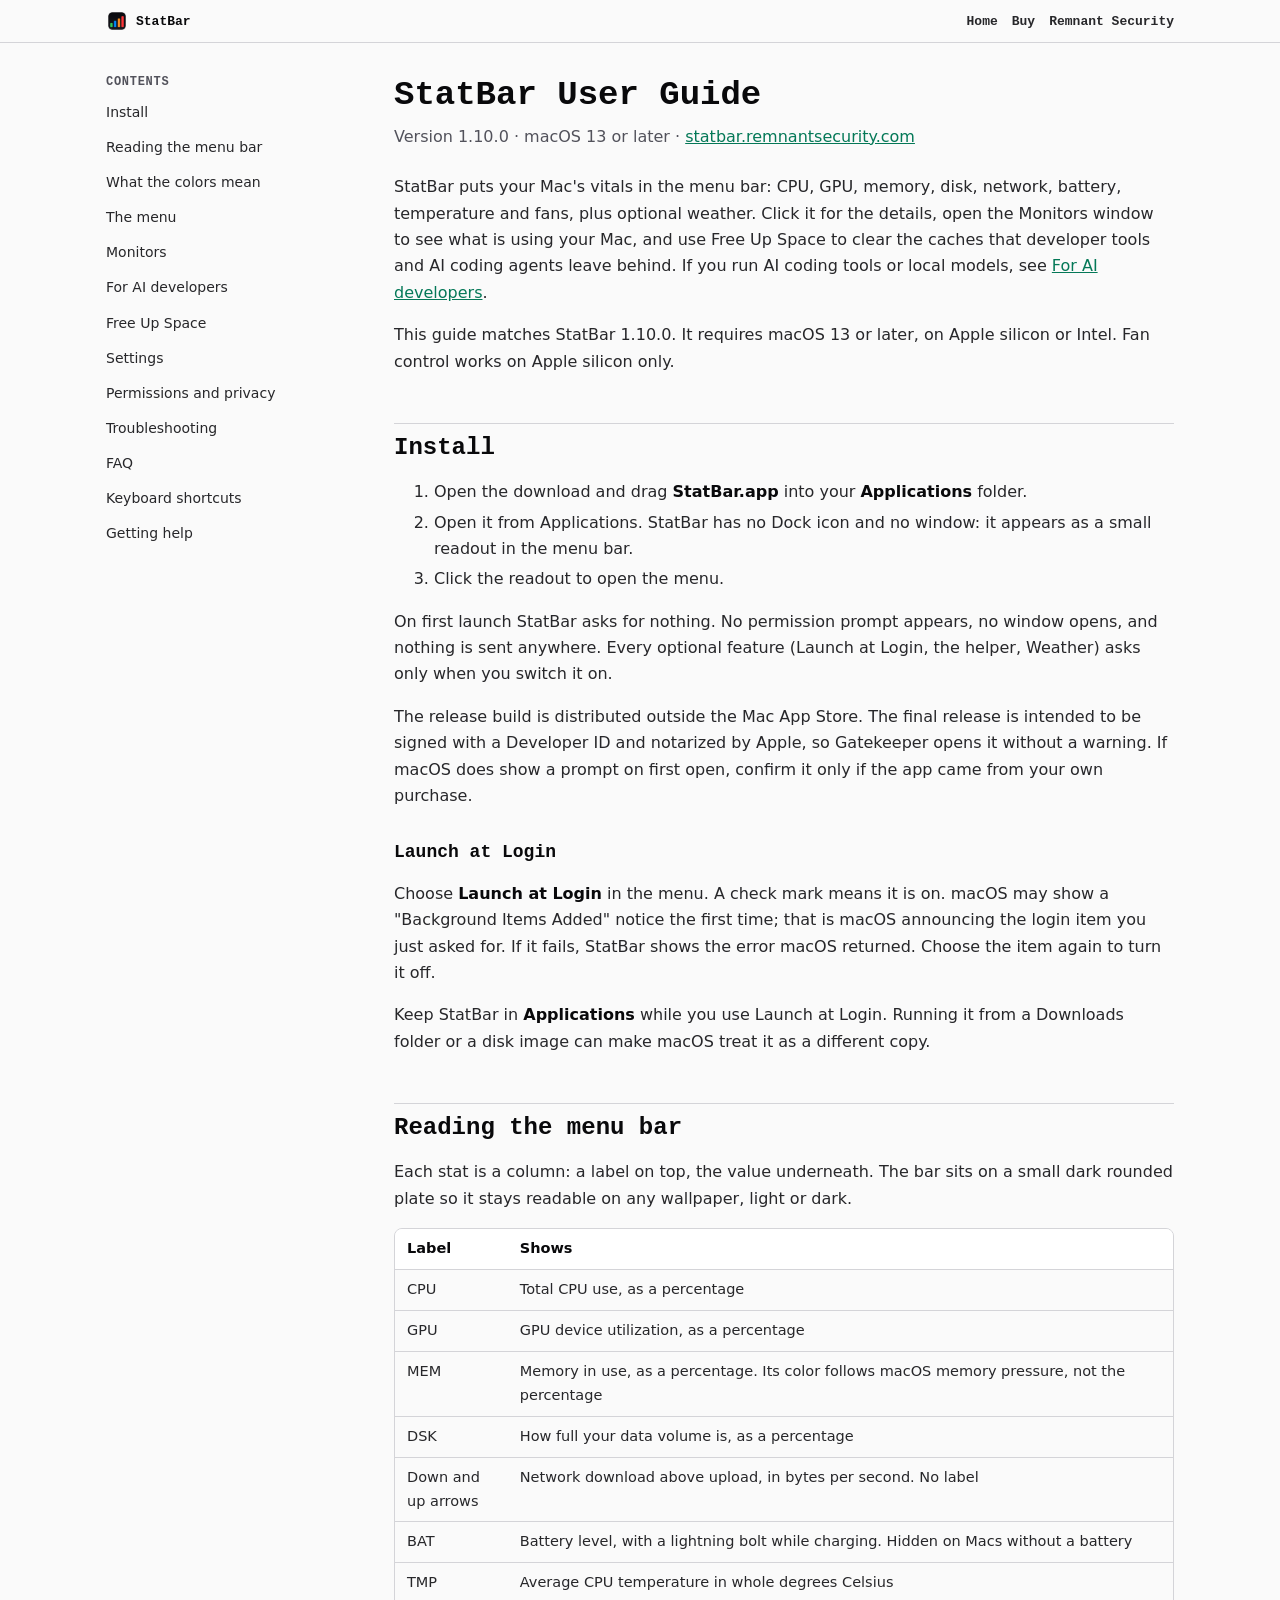
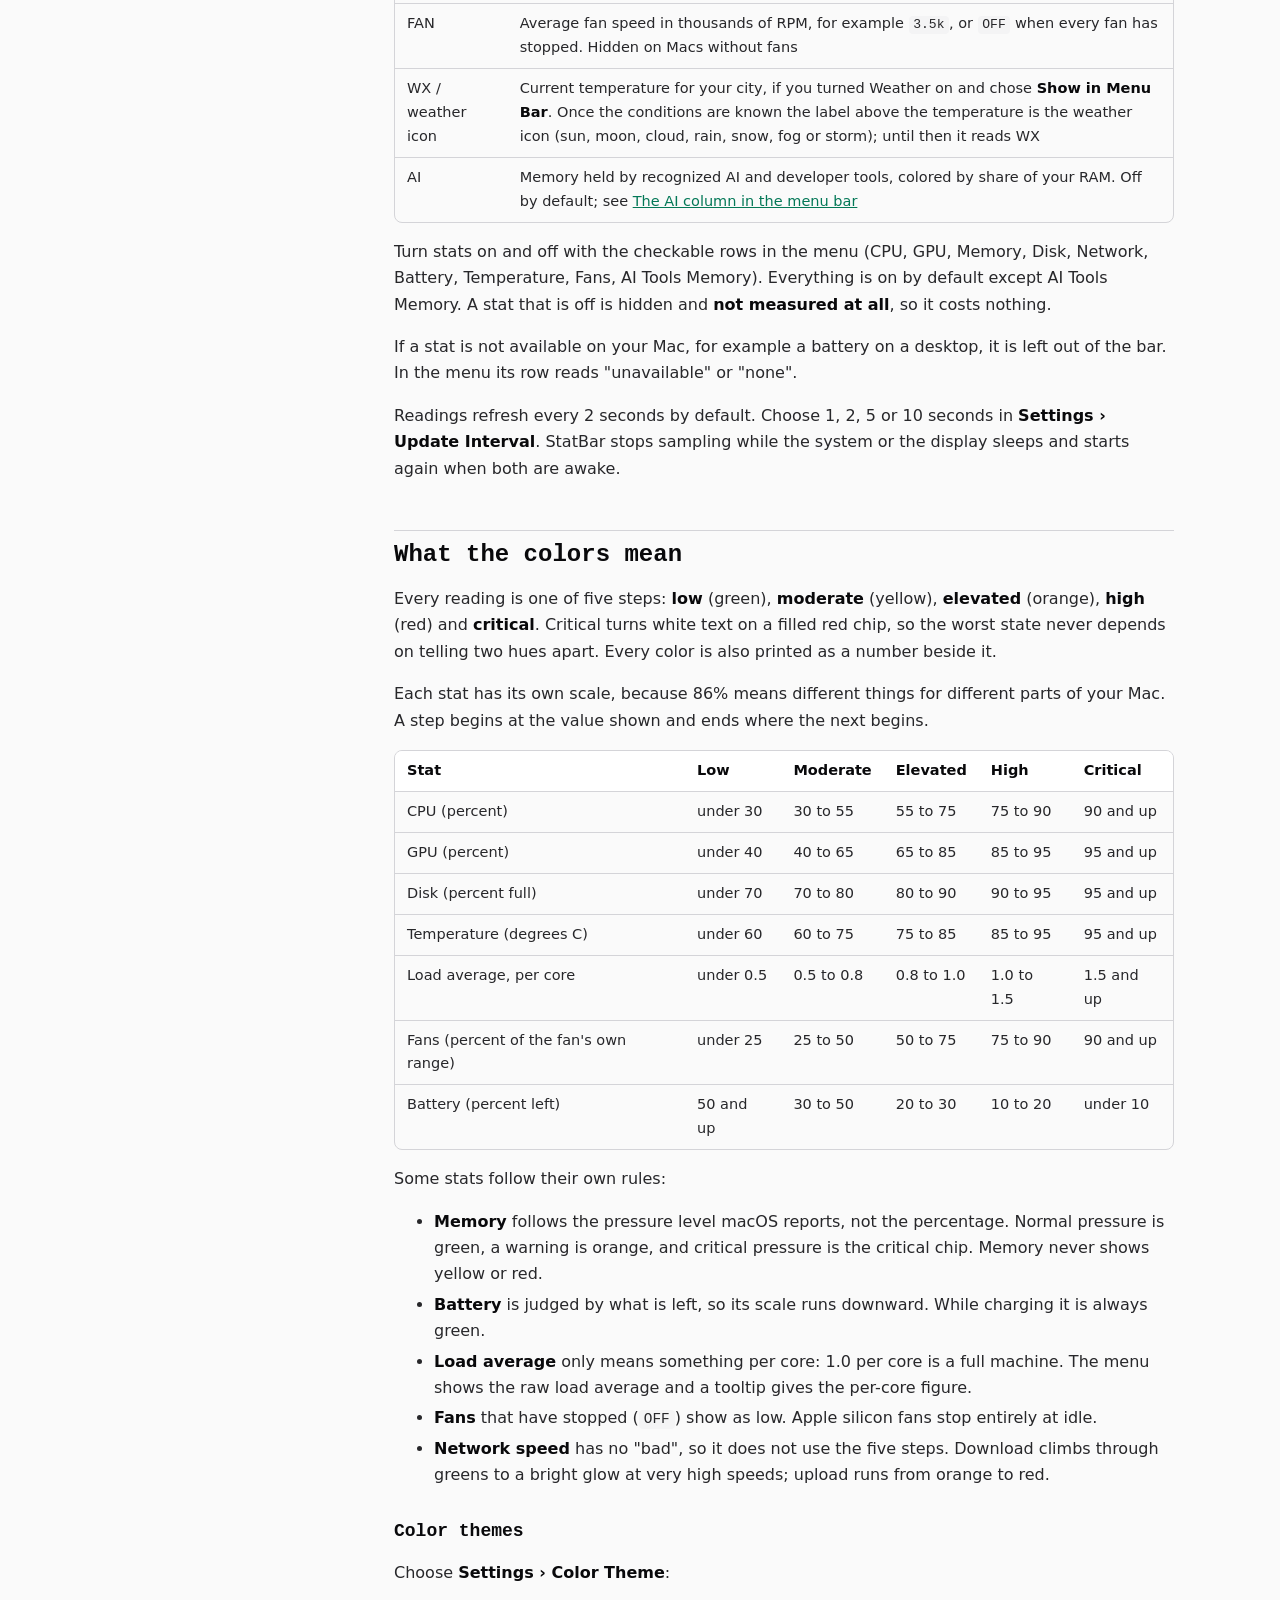
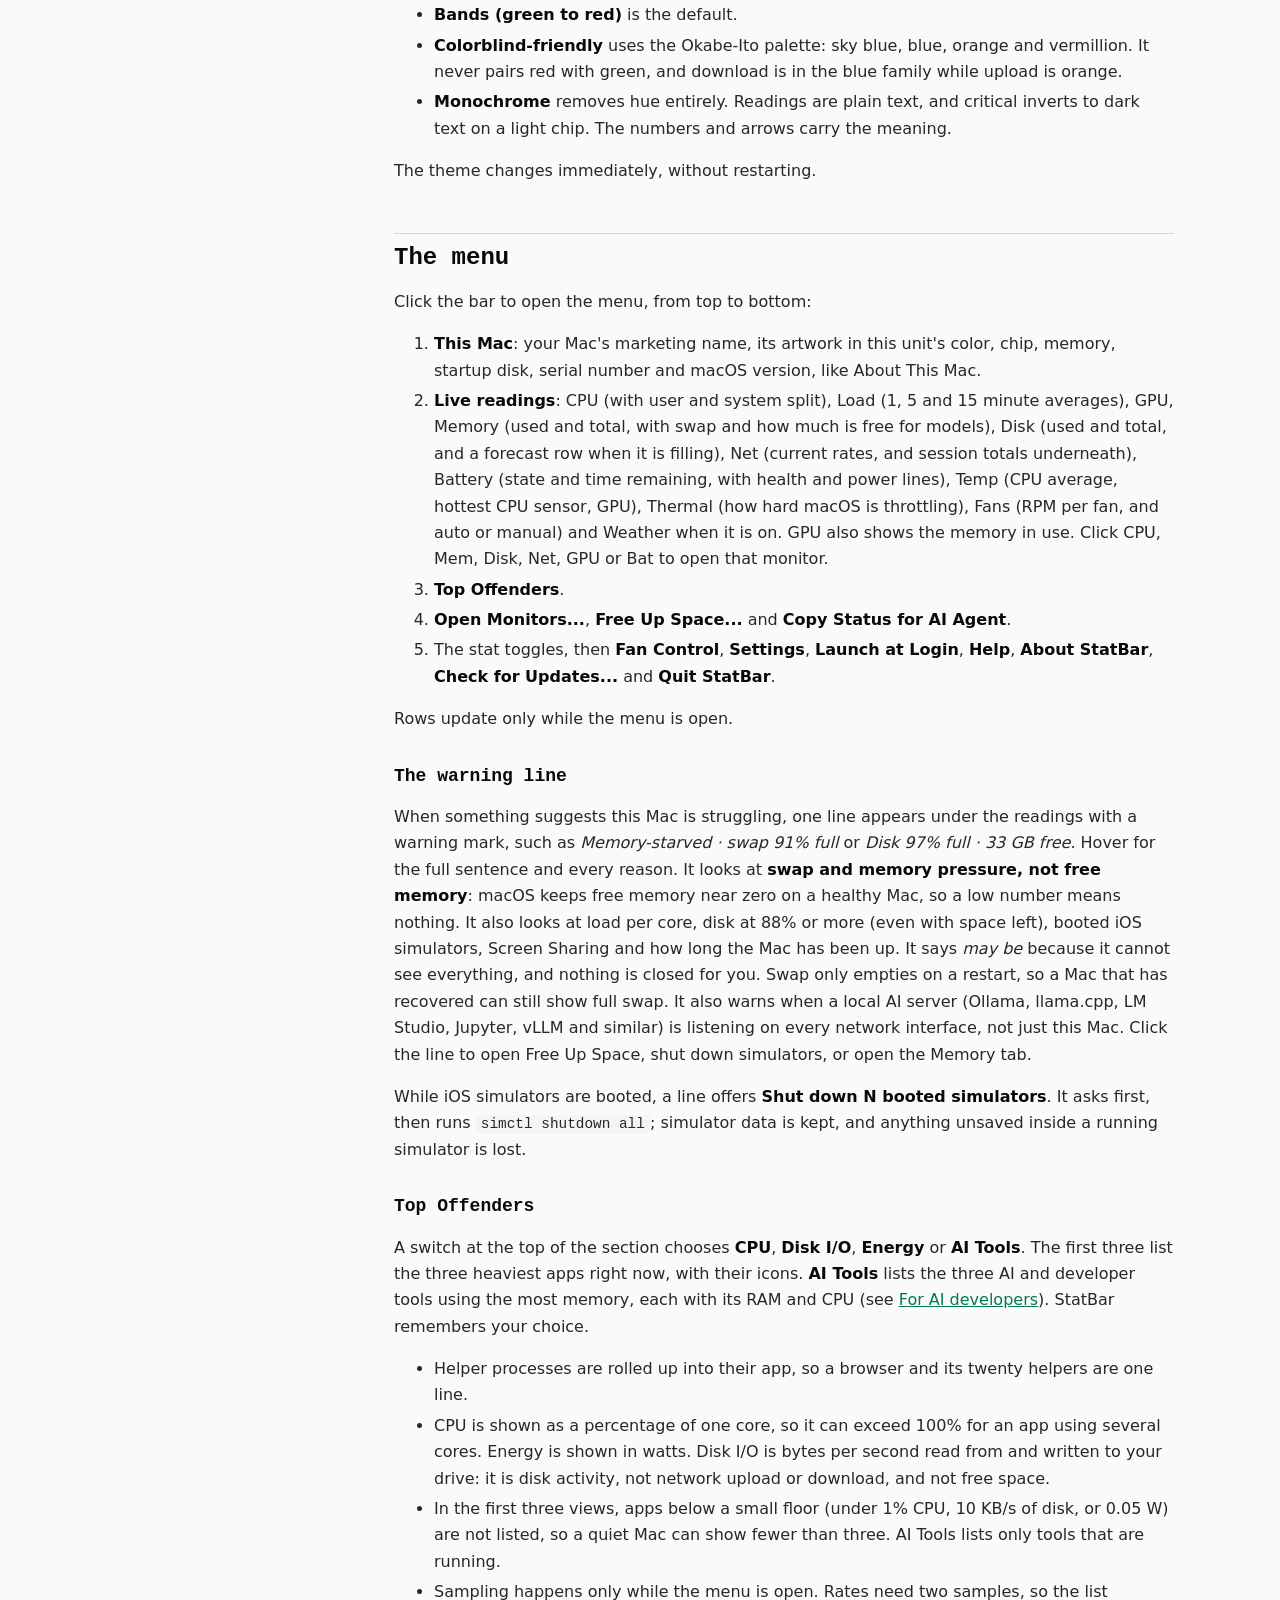
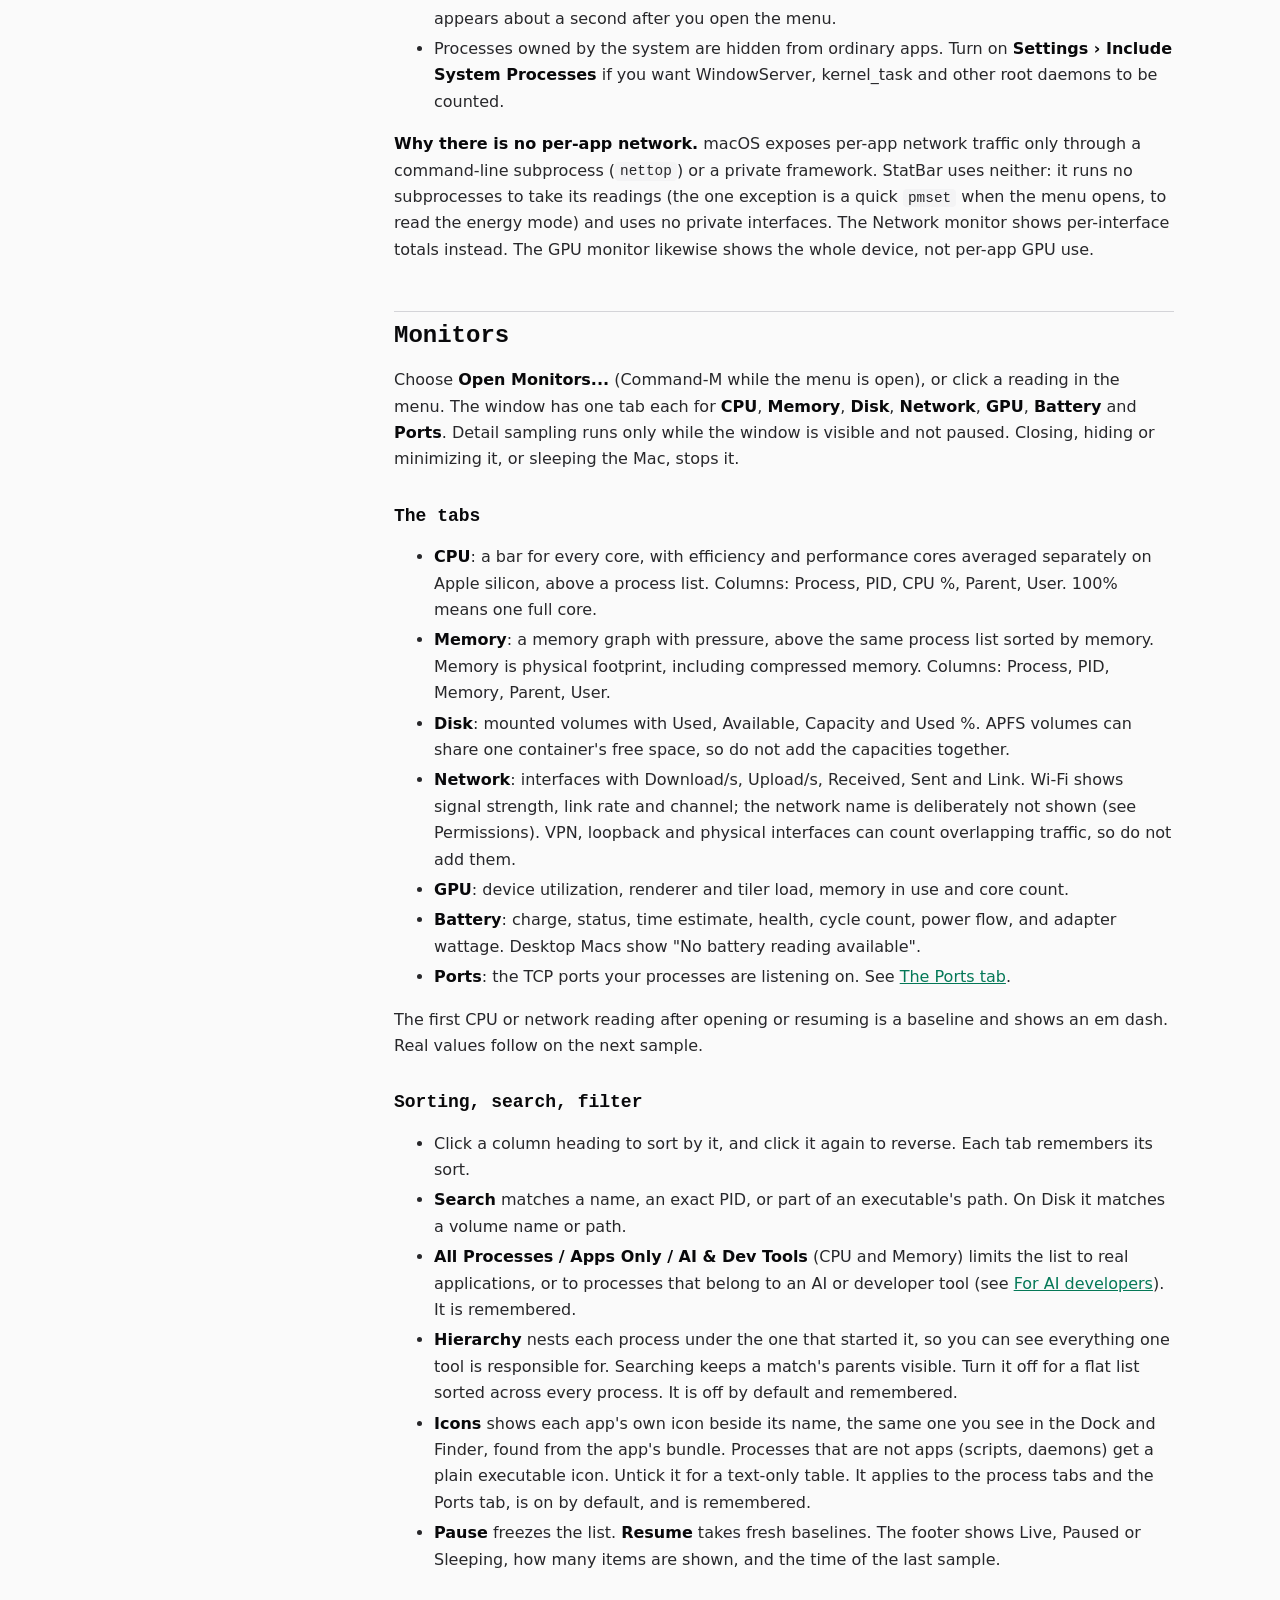
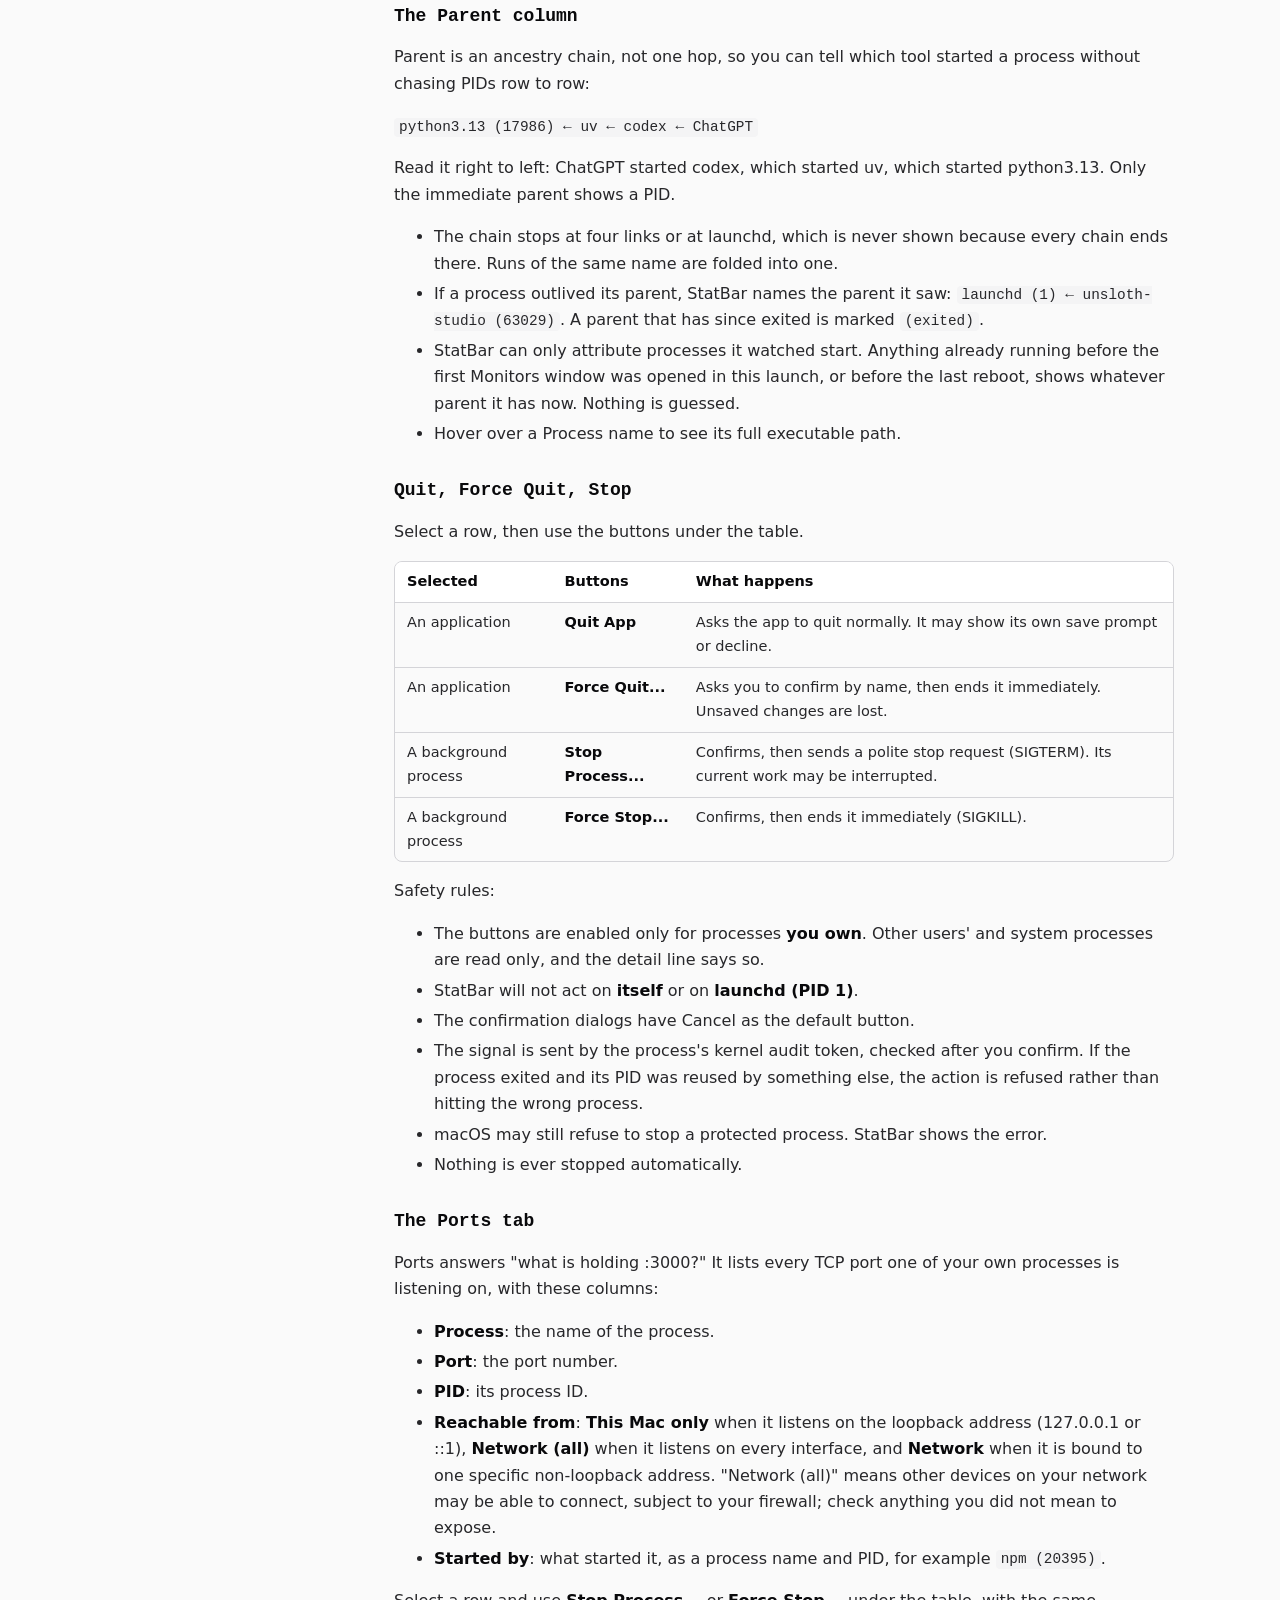
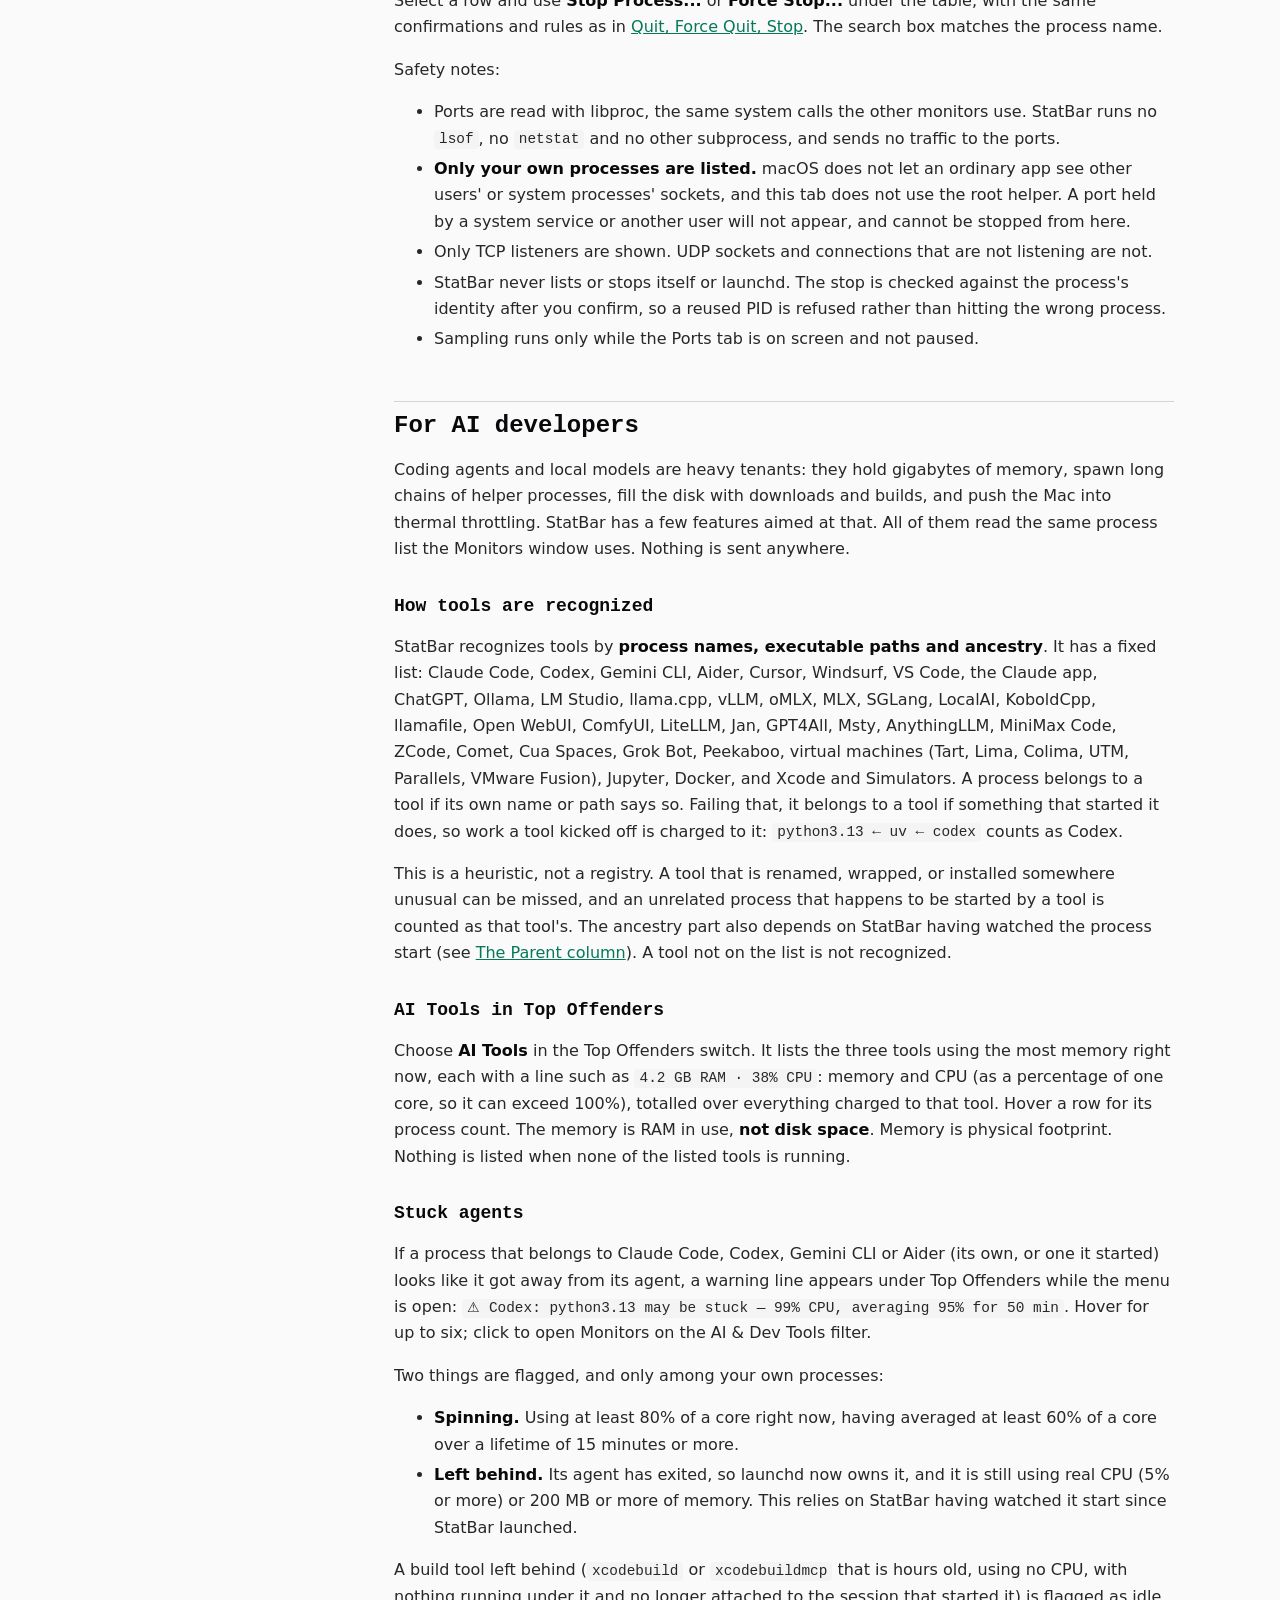
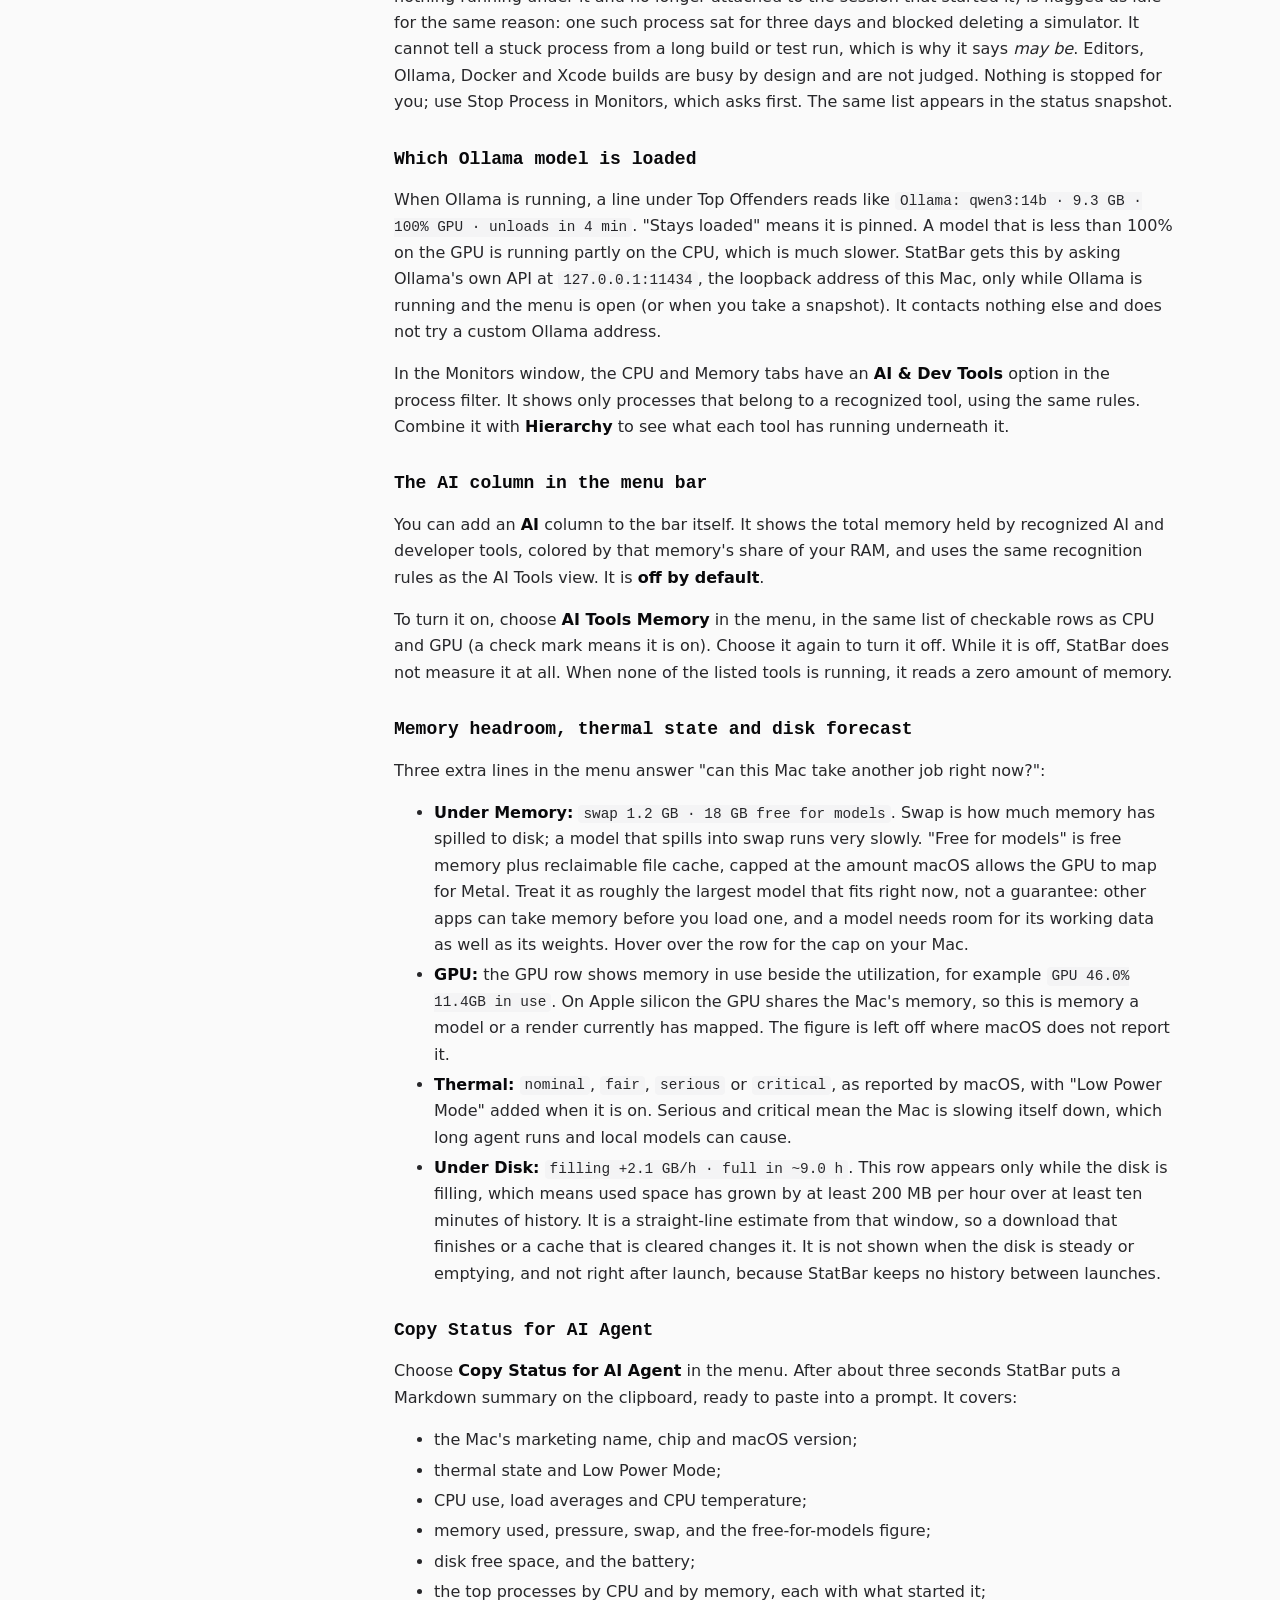
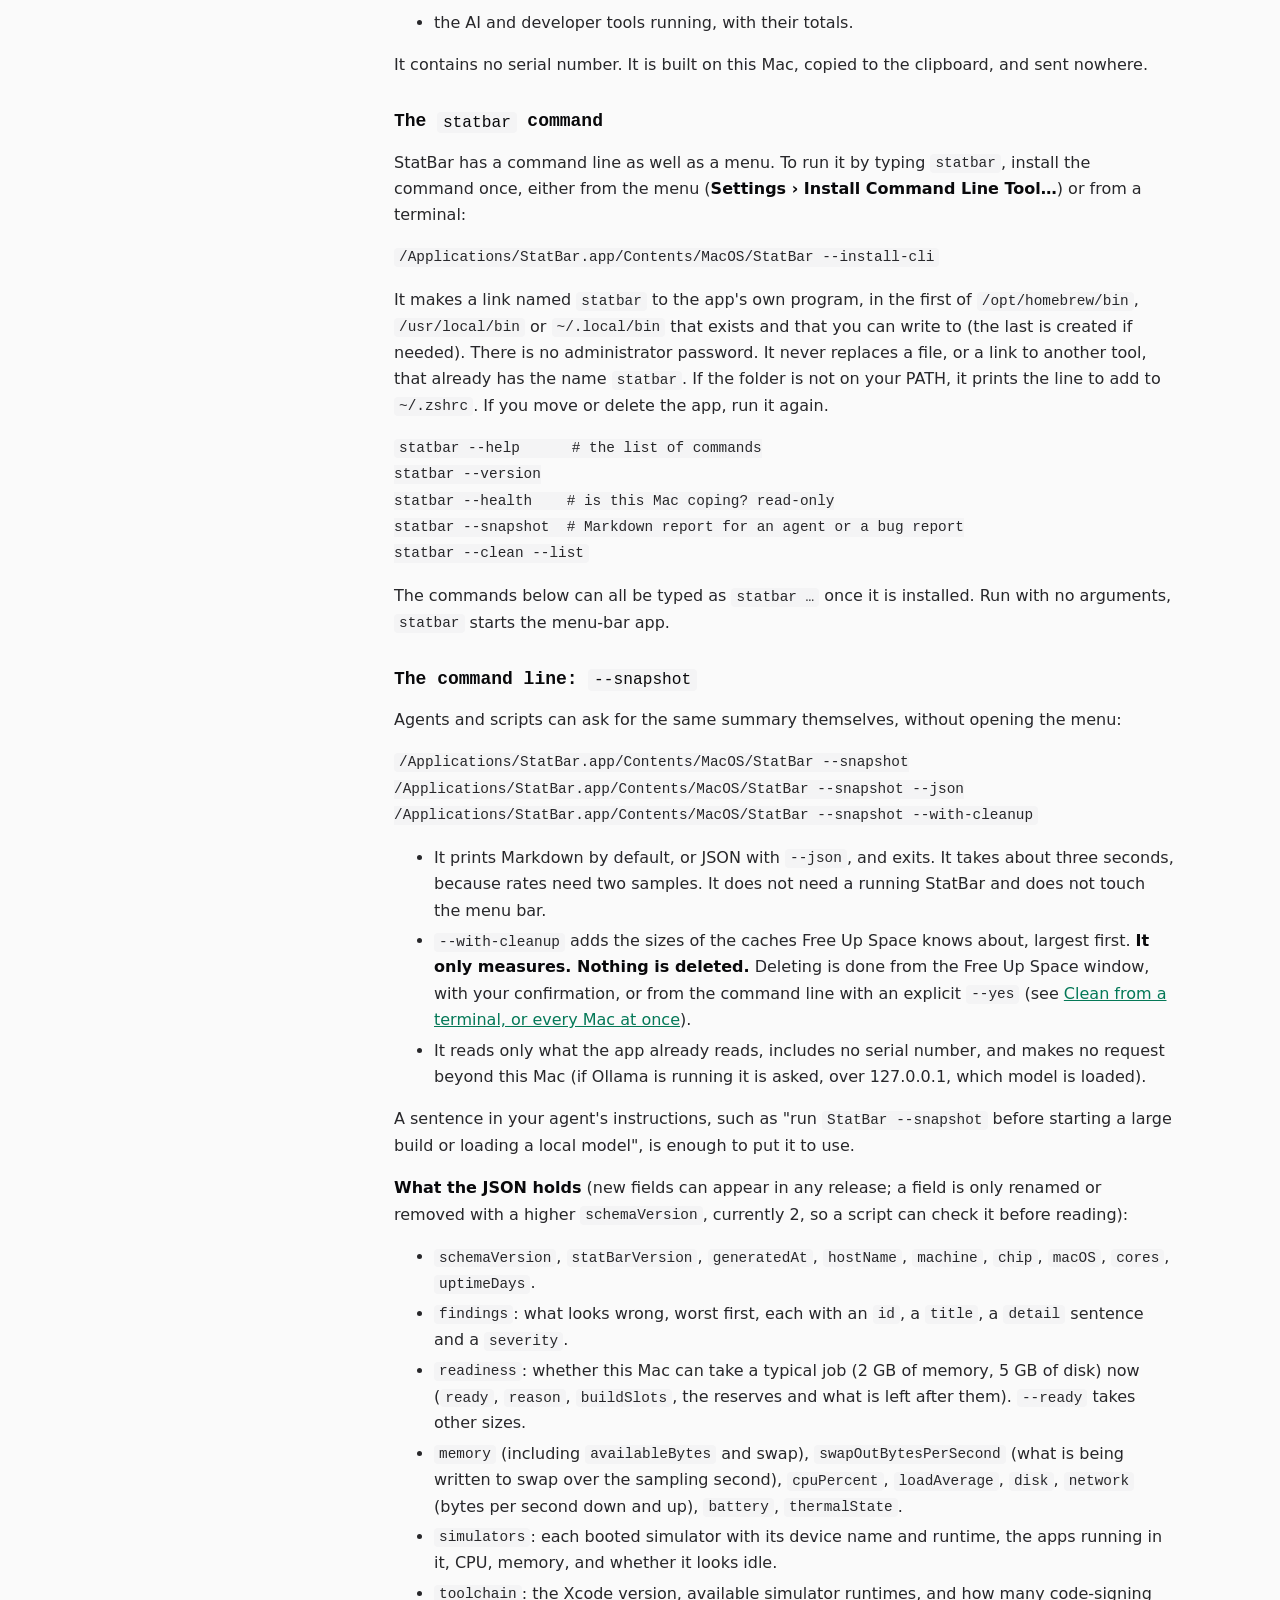
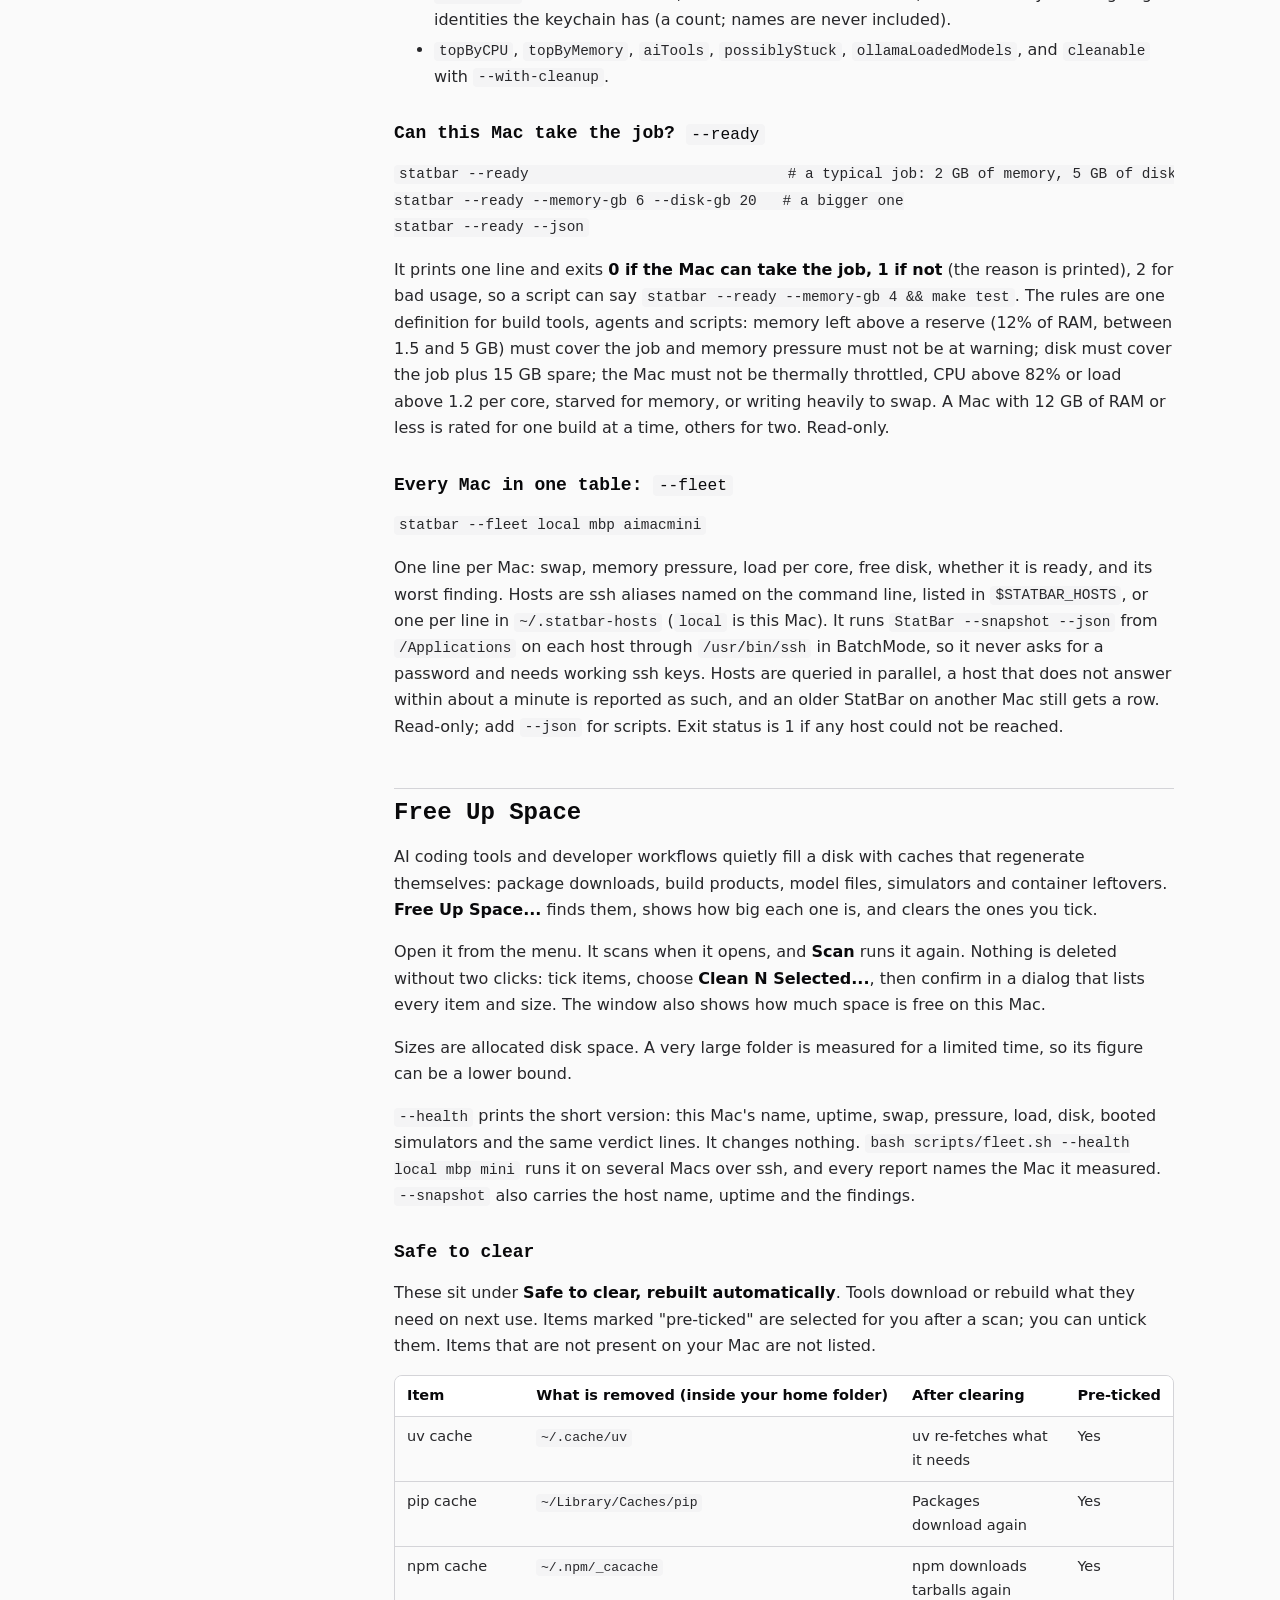
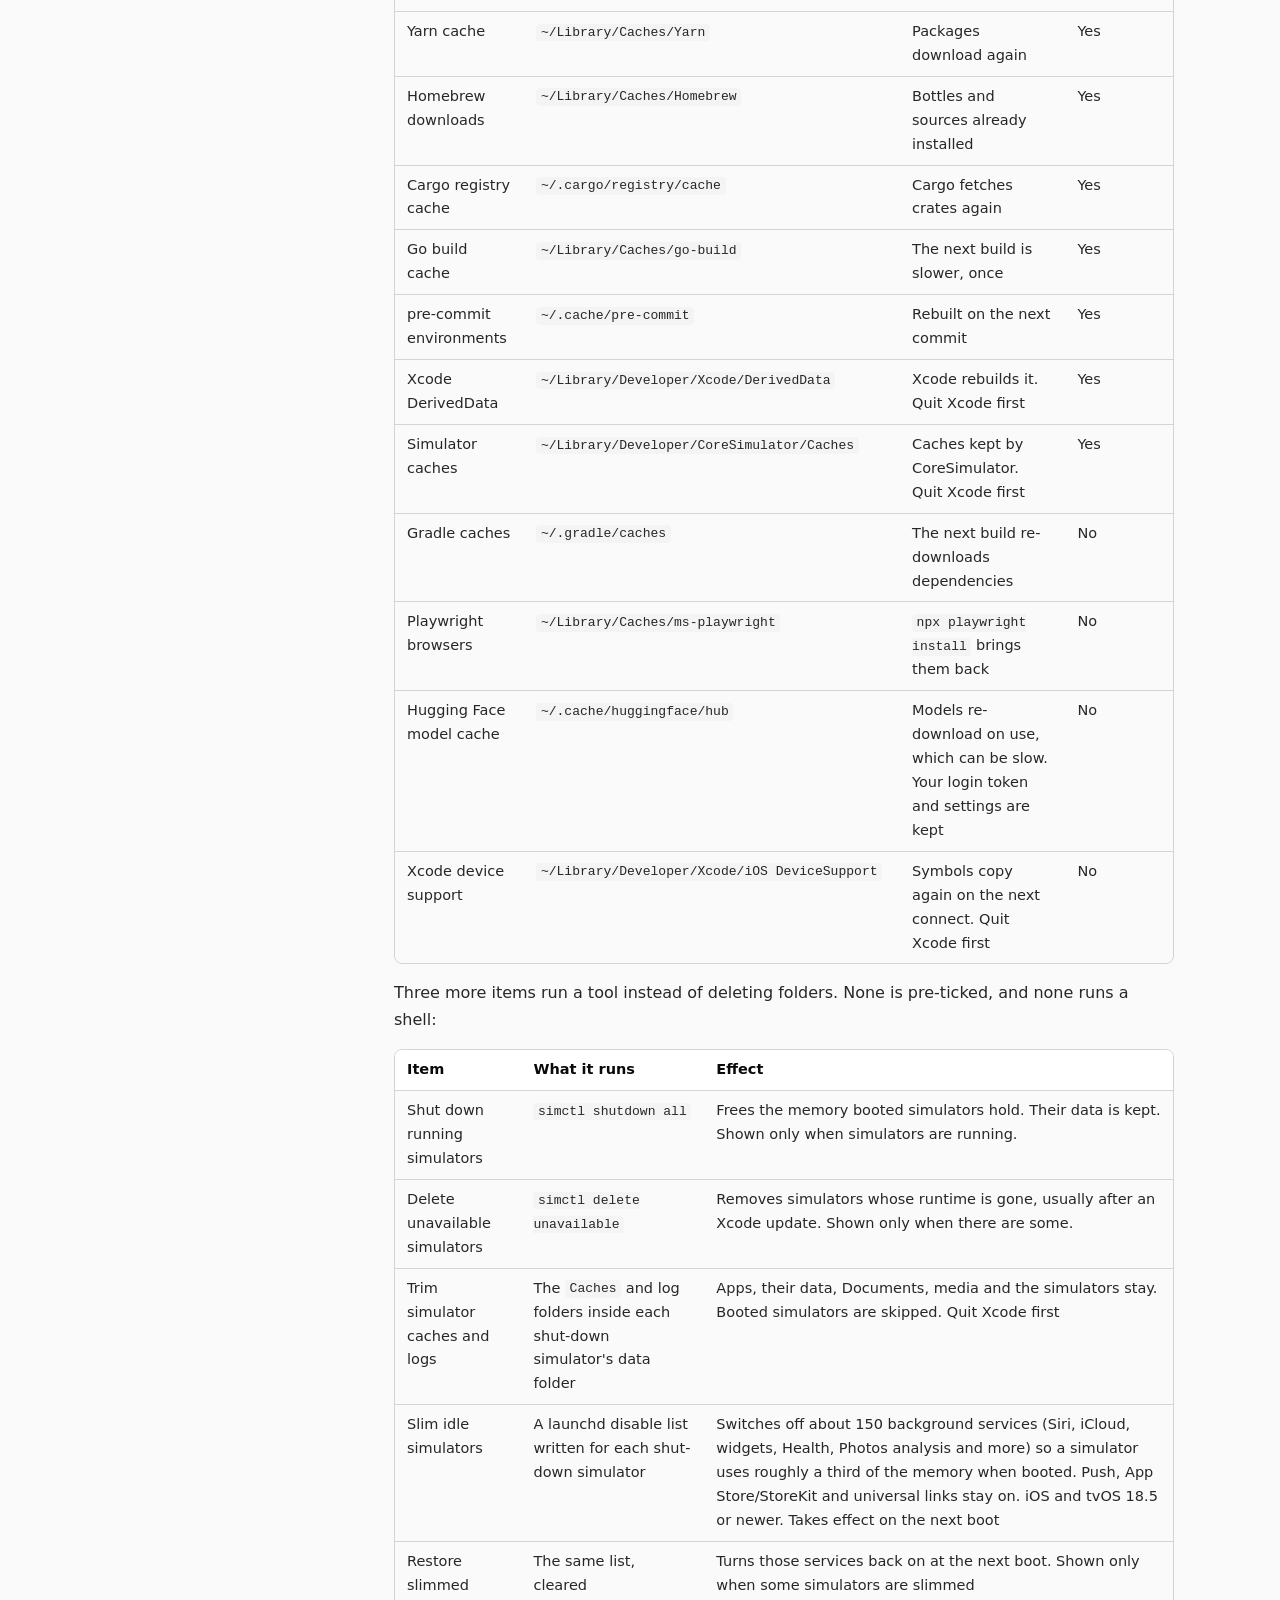
<file: guide/index.html>
<!doctype html>
<html lang="en">
<head>
<meta charset="utf-8" />
<meta name="viewport" content="width=device-width, initial-scale=1, viewport-fit=cover" />
<title>StatBar User Guide | StatBar</title>
<meta name="description" content="How to install and use StatBar: the menu bar readout, color scale and thresholds, Top Offenders, Monitors, Free Up Space, Settings, permissions, troubleshooting and FAQ." />
<link rel="canonical" href="https://statbar.remnantsecurity.com/guide/" />
<meta name="color-scheme" content="dark light" />
<link rel="icon" type="image/png" sizes="32x32" href="../favicon.png" />
<link rel="apple-touch-icon" href="../apple-touch-icon.png" />
<meta property="og:type" content="article" />
<meta property="og:site_name" content="Remnant Security" />
<meta property="og:url" content="https://statbar.remnantsecurity.com/guide/" />
<meta property="og:title" content="StatBar User Guide" />
<meta property="og:description" content="How to install and use StatBar: the menu bar readout, color scale and thresholds, Top Offenders, Monitors, Free Up Space, Settings, permissions, troubleshooting and FAQ." />
<meta property="og:image" content="https://statbar.remnantsecurity.com/og-image.png" />
<meta name="twitter:card" content="summary_large_image" />
<meta name="twitter:title" content="StatBar User Guide" />
<meta name="twitter:description" content="How to install and use StatBar: the menu bar readout, color scale and thresholds, Top Offenders, Monitors, Free Up Space, Settings, permissions, troubleshooting and FAQ." />
<meta name="twitter:image" content="https://statbar.remnantsecurity.com/og-image.png" />
<style>
:root{--bg:#09090b;--panel:#111114;--fg:#d4d4d8;--strong:#fafafa;--muted:#a1a1aa;--line:#27272a;--accent:#6ee7b7;--code:#18181b}
@media (prefers-color-scheme:light){:root{--bg:#fafafa;--panel:#fff;--fg:#27272a;--strong:#09090b;--muted:#52525b;--line:#d4d4d8;--accent:#047857;--code:#f4f4f5}}
*{box-sizing:border-box}
html{scroll-behavior:smooth}
@media (prefers-reduced-motion:reduce){html{scroll-behavior:auto}}
body{margin:0;background:var(--bg);color:var(--fg);font:16px/1.65 -apple-system,BlinkMacSystemFont,"Segoe UI",system-ui,sans-serif}
a{color:var(--accent)}
a:focus-visible,summary:focus-visible,.tw:focus-visible{outline:2px solid var(--accent);outline-offset:2px}
.skip{position:absolute;left:-999px;top:8px;background:var(--strong);color:var(--bg);padding:8px 12px;border-radius:4px;z-index:9}
.skip:focus{left:8px}
header.top{border-bottom:1px solid var(--line);position:sticky;top:0;background:color-mix(in srgb,var(--bg) 92%,transparent);backdrop-filter:blur(8px);z-index:5}
header.top div{max-width:1100px;margin:0 auto;padding:10px 16px;display:flex;gap:16px;align-items:center;justify-content:space-between;font:600 13px ui-monospace,SFMono-Regular,Menlo,monospace}
header.top a{color:var(--fg);text-decoration:none}
header.top a:hover{color:var(--strong)}
header.top .brand{display:flex;align-items:center;gap:8px;color:var(--strong)}
header.top nav{display:flex;flex-wrap:wrap;gap:4px 14px;justify-content:flex-end}
.wrap>*{min-width:0}
.wrap{max-width:1100px;margin:0 auto;padding:32px 16px 80px;display:grid;grid-template-columns:240px minmax(0,1fr);gap:48px}
@media (max-width:860px){.wrap{grid-template-columns:1fr;gap:16px}}
aside nav{position:sticky;top:64px;font-size:14px}
@media (max-width:860px){aside nav{position:static}}
aside h2{font:600 12px ui-monospace,Menlo,monospace;text-transform:uppercase;letter-spacing:.06em;color:var(--muted);margin:0 0 8px}
aside ol{list-style:none;margin:0;padding:0}
aside li a{display:block;padding:4px 0;color:var(--fg);text-decoration:none}
aside li a:hover{color:var(--accent)}
@media (max-width:860px){aside details>summary{cursor:pointer;font-weight:600}aside ol{margin-top:8px}}
@media (min-width:861px){aside details>summary{display:none}}
@media (max-width:860px){aside details h2{display:none}}
main h1{font:700 34px/1.2 ui-monospace,SFMono-Regular,Menlo,monospace;color:var(--strong);margin:0 0 8px}
main .lead{color:var(--muted);margin:0 0 24px}
main h2{font:700 24px/1.3 ui-monospace,SFMono-Regular,Menlo,monospace;color:var(--strong);margin:48px 0 12px;padding-top:8px;border-top:1px solid var(--line);scroll-margin-top:64px}
main h3{font:700 18px/1.3 ui-monospace,SFMono-Regular,Menlo,monospace;color:var(--strong);margin:32px 0 8px;scroll-margin-top:64px}
pre,code{overflow-wrap:anywhere}
pre{overflow-x:auto}
code{font:.9em ui-monospace,SFMono-Regular,Menlo,monospace;background:var(--code);padding:.1em .35em;border-radius:4px}
.tw{overflow-x:auto;margin:16px 0;border:1px solid var(--line);border-radius:8px}
table{border-collapse:collapse;width:100%;font-size:14.5px}
th,td{padding:8px 12px;text-align:left;vertical-align:top;border-bottom:1px solid var(--line)}
th{background:var(--panel);color:var(--strong);font-weight:600;white-space:nowrap}
tr:last-child td{border-bottom:0}
li{margin:4px 0}
strong{color:var(--strong)}
footer{border-top:1px solid var(--line);padding:24px 16px;text-align:center;color:var(--muted);font:12px ui-monospace,Menlo,monospace}
</style>
</head>
<body>
<a class="skip" href="#guide">Skip to the guide</a>
<header class="top"><div>
  <a class="brand" href="../"><img src="../icon-64.png" width="22" height="22" alt="" style="border-radius:5px" /> StatBar</a>
  <nav aria-label="Primary"><a href="../">Home</a><a href="../#buy">Buy</a><a href="https://remnantsecurity.com/">Remnant Security</a></nav>
</div></header>
<div class="wrap">
<aside><nav aria-label="Guide contents"><details open><summary>Contents</summary><h2>Contents</h2><ol>
<li><a href="#install">Install</a></li>
<li><a href="#reading-the-menu-bar">Reading the menu bar</a></li>
<li><a href="#what-the-colors-mean">What the colors mean</a></li>
<li><a href="#the-menu">The menu</a></li>
<li><a href="#monitors">Monitors</a></li>
<li><a href="#for-ai-developers">For AI developers</a></li>
<li><a href="#free-up-space">Free Up Space</a></li>
<li><a href="#settings">Settings</a></li>
<li><a href="#permissions-and-privacy">Permissions and privacy</a></li>
<li><a href="#troubleshooting">Troubleshooting</a></li>
<li><a href="#faq">FAQ</a></li>
<li><a href="#keyboard-shortcuts">Keyboard shortcuts</a></li>
<li><a href="#getting-help">Getting help</a></li>
</ol></details></nav></aside>
<main id="guide">
<h1>StatBar User Guide</h1>
<p class="lead">Version 1.10.0 · macOS 13 or later · <a href="../">statbar.remnantsecurity.com</a></p>
<p>StatBar puts your Mac's vitals in the menu bar: CPU, GPU, memory, disk, network, battery, temperature and fans, plus optional weather. Click it for the details, open the Monitors window to see what is using your Mac, and use Free Up Space to clear the caches that developer tools and AI coding agents leave behind. If you run AI coding tools or local models, see <a href="#for-ai-developers">For AI developers</a>.</p>
<p>This guide matches StatBar 1.10.0. It requires macOS 13 or later, on Apple silicon or Intel. Fan control works on Apple silicon only.</p>
<h2 id="install">Install</h2>
<ol type="1">
<li>Open the download and drag <strong>StatBar.app</strong> into your <strong>Applications</strong> folder.</li>
<li>Open it from Applications. StatBar has no Dock icon and no window: it appears as a small readout in the menu bar.</li>
<li>Click the readout to open the menu.</li>
</ol>
<p>On first launch StatBar asks for nothing. No permission prompt appears, no window opens, and nothing is sent anywhere. Every optional feature (Launch at Login, the helper, Weather) asks only when you switch it on.</p>
<p>The release build is distributed outside the Mac App Store. The final release is intended to be signed with a Developer ID and notarized by Apple, so Gatekeeper opens it without a warning. If macOS does show a prompt on first open, confirm it only if the app came from your own purchase.</p>
<h3 id="launch-at-login">Launch at Login</h3>
<p>Choose <strong>Launch at Login</strong> in the menu. A check mark means it is on. macOS may show a "Background Items Added" notice the first time; that is macOS announcing the login item you just asked for. If it fails, StatBar shows the error macOS returned. Choose the item again to turn it off.</p>
<p>Keep StatBar in <strong>Applications</strong> while you use Launch at Login. Running it from a Downloads folder or a disk image can make macOS treat it as a different copy.</p>
<h2 id="reading-the-menu-bar">Reading the menu bar</h2>
<p>Each stat is a column: a label on top, the value underneath. The bar sits on a small dark rounded plate so it stays readable on any wallpaper, light or dark.</p>
<div class="tw" tabindex="0" role="region" aria-label="Table, scrolls sideways on narrow screens"><table>
<thead>
<tr>
<th>Label</th>
<th>Shows</th>
</tr>
</thead>
<tbody>
<tr>
<td>CPU</td>
<td>Total CPU use, as a percentage</td>
</tr>
<tr>
<td>GPU</td>
<td>GPU device utilization, as a percentage</td>
</tr>
<tr>
<td>MEM</td>
<td>Memory in use, as a percentage. Its color follows macOS memory pressure, not the percentage</td>
</tr>
<tr>
<td>DSK</td>
<td>How full your data volume is, as a percentage</td>
</tr>
<tr>
<td>Down and up arrows</td>
<td>Network download above upload, in bytes per second. No label</td>
</tr>
<tr>
<td>BAT</td>
<td>Battery level, with a lightning bolt while charging. Hidden on Macs without a battery</td>
</tr>
<tr>
<td>TMP</td>
<td>Average CPU temperature in whole degrees Celsius</td>
</tr>
<tr>
<td>FAN</td>
<td>Average fan speed in thousands of RPM, for example <code>3.5k</code>, or <code>OFF</code> when every fan has stopped. Hidden on Macs without fans</td>
</tr>
<tr>
<td>WX / weather icon</td>
<td>Current temperature for your city, if you turned Weather on and chose <strong>Show in Menu Bar</strong>. Once the conditions are known the label above the temperature is the weather icon (sun, moon, cloud, rain, snow, fog or storm); until then it reads WX</td>
</tr>
<tr>
<td>AI</td>
<td>Memory held by recognized AI and developer tools, colored by share of your RAM. Off by default; see <a href="#the-ai-column-in-the-menu-bar">The AI column in the menu bar</a></td>
</tr>
</tbody>
</table></div>
<p>Turn stats on and off with the checkable rows in the menu (CPU, GPU, Memory, Disk, Network, Battery, Temperature, Fans, AI Tools Memory). Everything is on by default except AI Tools Memory. A stat that is off is hidden and <strong>not measured at all</strong>, so it costs nothing.</p>
<p>If a stat is not available on your Mac, for example a battery on a desktop, it is left out of the bar. In the menu its row reads "unavailable" or "none".</p>
<p>Readings refresh every 2 seconds by default. Choose 1, 2, 5 or 10 seconds in <strong>Settings › Update Interval</strong>. StatBar stops sampling while the system or the display sleeps and starts again when both are awake.</p>
<h2 id="what-the-colors-mean">What the colors mean</h2>
<p>Every reading is one of five steps: <strong>low</strong> (green), <strong>moderate</strong> (yellow), <strong>elevated</strong> (orange), <strong>high</strong> (red) and <strong>critical</strong>. Critical turns white text on a filled red chip, so the worst state never depends on telling two hues apart. Every color is also printed as a number beside it.</p>
<p>Each stat has its own scale, because 86% means different things for different parts of your Mac. A step begins at the value shown and ends where the next begins.</p>
<div class="tw" tabindex="0" role="region" aria-label="Table, scrolls sideways on narrow screens"><table>
<thead>
<tr>
<th>Stat</th>
<th>Low</th>
<th>Moderate</th>
<th>Elevated</th>
<th>High</th>
<th>Critical</th>
</tr>
</thead>
<tbody>
<tr>
<td>CPU (percent)</td>
<td>under 30</td>
<td>30 to 55</td>
<td>55 to 75</td>
<td>75 to 90</td>
<td>90 and up</td>
</tr>
<tr>
<td>GPU (percent)</td>
<td>under 40</td>
<td>40 to 65</td>
<td>65 to 85</td>
<td>85 to 95</td>
<td>95 and up</td>
</tr>
<tr>
<td>Disk (percent full)</td>
<td>under 70</td>
<td>70 to 80</td>
<td>80 to 90</td>
<td>90 to 95</td>
<td>95 and up</td>
</tr>
<tr>
<td>Temperature (degrees C)</td>
<td>under 60</td>
<td>60 to 75</td>
<td>75 to 85</td>
<td>85 to 95</td>
<td>95 and up</td>
</tr>
<tr>
<td>Load average, per core</td>
<td>under 0.5</td>
<td>0.5 to 0.8</td>
<td>0.8 to 1.0</td>
<td>1.0 to 1.5</td>
<td>1.5 and up</td>
</tr>
<tr>
<td>Fans (percent of the fan's own range)</td>
<td>under 25</td>
<td>25 to 50</td>
<td>50 to 75</td>
<td>75 to 90</td>
<td>90 and up</td>
</tr>
<tr>
<td>Battery (percent left)</td>
<td>50 and up</td>
<td>30 to 50</td>
<td>20 to 30</td>
<td>10 to 20</td>
<td>under 10</td>
</tr>
</tbody>
</table></div>
<p>Some stats follow their own rules:</p>
<ul>
<li><strong>Memory</strong> follows the pressure level macOS reports, not the percentage. Normal pressure is green, a warning is orange, and critical pressure is the critical chip. Memory never shows yellow or red.</li>
<li><strong>Battery</strong> is judged by what is left, so its scale runs downward. While charging it is always green.</li>
<li><strong>Load average</strong> only means something per core: 1.0 per core is a full machine. The menu shows the raw load average and a tooltip gives the per-core figure.</li>
<li><strong>Fans</strong> that have stopped (<code>OFF</code>) show as low. Apple silicon fans stop entirely at idle.</li>
<li><strong>Network speed</strong> has no "bad", so it does not use the five steps. Download climbs through greens to a bright glow at very high speeds; upload runs from orange to red.</li>
</ul>
<h3 id="color-themes">Color themes</h3>
<p>Choose <strong>Settings › Color Theme</strong>:</p>
<ul>
<li><strong>Bands (green to red)</strong> is the default.</li>
<li><strong>Colorblind-friendly</strong> uses the Okabe-Ito palette: sky blue, blue, orange and vermillion. It never pairs red with green, and download is in the blue family while upload is orange.</li>
<li><strong>Monochrome</strong> removes hue entirely. Readings are plain text, and critical inverts to dark text on a light chip. The numbers and arrows carry the meaning.</li>
</ul>
<p>The theme changes immediately, without restarting.</p>
<h2 id="the-menu">The menu</h2>
<p>Click the bar to open the menu, from top to bottom:</p>
<ol type="1">
<li><strong>This Mac</strong>: your Mac's marketing name, its artwork in this unit's color, chip, memory, startup disk, serial number and macOS version, like About This Mac.</li>
<li><strong>Live readings</strong>: CPU (with user and system split), Load (1, 5 and 15 minute averages), GPU, Memory (used and total, with swap and how much is free for models), Disk (used and total, and a forecast row when it is filling), Net (current rates, and session totals underneath), Battery (state and time remaining, with health and power lines), Temp (CPU average, hottest CPU sensor, GPU), Thermal (how hard macOS is throttling), Fans (RPM per fan, and auto or manual) and Weather when it is on. GPU also shows the memory in use. Click CPU, Mem, Disk, Net, GPU or Bat to open that monitor.</li>
<li><strong>Top Offenders</strong>.</li>
<li><strong>Open Monitors...</strong>, <strong>Free Up Space...</strong> and <strong>Copy Status for AI Agent</strong>.</li>
<li>The stat toggles, then <strong>Fan Control</strong>, <strong>Settings</strong>, <strong>Launch at Login</strong>, <strong>Help</strong>, <strong>About StatBar</strong>, <strong>Check for Updates...</strong> and <strong>Quit StatBar</strong>.</li>
</ol>
<p>Rows update only while the menu is open.</p>
<h3 id="the-warning-line">The warning line</h3>
<p>When something suggests this Mac is struggling, one line appears under the readings with a warning mark, such as <em>Memory-starved · swap 91% full</em> or <em>Disk 97% full · 33 GB free</em>. Hover for the full sentence and every reason. It looks at <strong>swap and memory pressure, not free memory</strong>: macOS keeps free memory near zero on a healthy Mac, so a low number means nothing. It also looks at load per core, disk at 88% or more (even with space left), booted iOS simulators, Screen Sharing and how long the Mac has been up. It says <em>may be</em> because it cannot see everything, and nothing is closed for you. Swap only empties on a restart, so a Mac that has recovered can still show full swap. It also warns when a local AI server (Ollama, llama.cpp, LM Studio, Jupyter, vLLM and similar) is listening on every network interface, not just this Mac. Click the line to open Free Up Space, shut down simulators, or open the Memory tab.</p>
<p>While iOS simulators are booted, a line offers <strong>Shut down N booted simulators</strong>. It asks first, then runs <code>simctl shutdown all</code>; simulator data is kept, and anything unsaved inside a running simulator is lost.</p>
<h3 id="top-offenders">Top Offenders</h3>
<p>A switch at the top of the section chooses <strong>CPU</strong>, <strong>Disk I/O</strong>, <strong>Energy</strong> or <strong>AI Tools</strong>. The first three list the three heaviest apps right now, with their icons. <strong>AI Tools</strong> lists the three AI and developer tools using the most memory, each with its RAM and CPU (see <a href="#for-ai-developers">For AI developers</a>). StatBar remembers your choice.</p>
<ul>
<li>Helper processes are rolled up into their app, so a browser and its twenty helpers are one line.</li>
<li>CPU is shown as a percentage of one core, so it can exceed 100% for an app using several cores. Energy is shown in watts. Disk I/O is bytes per second read from and written to your drive: it is disk activity, not network upload or download, and not free space.</li>
<li>In the first three views, apps below a small floor (under 1% CPU, 10 KB/s of disk, or 0.05 W) are not listed, so a quiet Mac can show fewer than three. AI Tools lists only tools that are running.</li>
<li>Sampling happens only while the menu is open. Rates need two samples, so the list appears about a second after you open the menu.</li>
<li>Processes owned by the system are hidden from ordinary apps. Turn on <strong>Settings › Include System Processes</strong> if you want WindowServer, kernel_task and other root daemons to be counted.</li>
</ul>
<p><strong>Why there is no per-app network.</strong> macOS exposes per-app network traffic only through a command-line subprocess (<code>nettop</code>) or a private framework. StatBar uses neither: it runs no subprocesses to take its readings (the one exception is a quick <code>pmset</code> when the menu opens, to read the energy mode) and uses no private interfaces. The Network monitor shows per-interface totals instead. The GPU monitor likewise shows the whole device, not per-app GPU use.</p>
<h2 id="monitors">Monitors</h2>
<p>Choose <strong>Open Monitors...</strong> (Command-M while the menu is open), or click a reading in the menu. The window has one tab each for <strong>CPU</strong>, <strong>Memory</strong>, <strong>Disk</strong>, <strong>Network</strong>, <strong>GPU</strong>, <strong>Battery</strong> and <strong>Ports</strong>. Detail sampling runs only while the window is visible and not paused. Closing, hiding or minimizing it, or sleeping the Mac, stops it.</p>
<h3 id="the-tabs">The tabs</h3>
<ul>
<li><strong>CPU</strong>: a bar for every core, with efficiency and performance cores averaged separately on Apple silicon, above a process list. Columns: Process, PID, CPU %, Parent, User. 100% means one full core.</li>
<li><strong>Memory</strong>: a memory graph with pressure, above the same process list sorted by memory. Memory is physical footprint, including compressed memory. Columns: Process, PID, Memory, Parent, User.</li>
<li><strong>Disk</strong>: mounted volumes with Used, Available, Capacity and Used %. APFS volumes can share one container's free space, so do not add the capacities together.</li>
<li><strong>Network</strong>: interfaces with Download/s, Upload/s, Received, Sent and Link. Wi-Fi shows signal strength, link rate and channel; the network name is deliberately not shown (see Permissions). VPN, loopback and physical interfaces can count overlapping traffic, so do not add them.</li>
<li><strong>GPU</strong>: device utilization, renderer and tiler load, memory in use and core count.</li>
<li><strong>Battery</strong>: charge, status, time estimate, health, cycle count, power flow, and adapter wattage. Desktop Macs show "No battery reading available".</li>
<li><strong>Ports</strong>: the TCP ports your processes are listening on. See <a href="#the-ports-tab">The Ports tab</a>.</li>
</ul>
<p>The first CPU or network reading after opening or resuming is a baseline and shows an em dash. Real values follow on the next sample.</p>
<h3 id="sorting-search-filter">Sorting, search, filter</h3>
<ul>
<li>Click a column heading to sort by it, and click it again to reverse. Each tab remembers its sort.</li>
<li><strong>Search</strong> matches a name, an exact PID, or part of an executable's path. On Disk it matches a volume name or path.</li>
<li><strong>All Processes / Apps Only / AI &amp; Dev Tools</strong> (CPU and Memory) limits the list to real applications, or to processes that belong to an AI or developer tool (see <a href="#for-ai-developers">For AI developers</a>). It is remembered.</li>
<li><strong>Hierarchy</strong> nests each process under the one that started it, so you can see everything one tool is responsible for. Searching keeps a match's parents visible. Turn it off for a flat list sorted across every process. It is off by default and remembered.</li>
<li><strong>Icons</strong> shows each app's own icon beside its name, the same one you see in the Dock and Finder, found from the app's bundle. Processes that are not apps (scripts, daemons) get a plain executable icon. Untick it for a text-only table. It applies to the process tabs and the Ports tab, is on by default, and is remembered.</li>
<li><strong>Pause</strong> freezes the list. <strong>Resume</strong> takes fresh baselines. The footer shows Live, Paused or Sleeping, how many items are shown, and the time of the last sample.</li>
</ul>
<h3 id="the-parent-column">The Parent column</h3>
<p>Parent is an ancestry chain, not one hop, so you can tell which tool started a process without chasing PIDs row to row:</p>
<p><code>python3.13 (17986) ← uv ← codex ← ChatGPT</code></p>
<p>Read it right to left: ChatGPT started codex, which started uv, which started python3.13. Only the immediate parent shows a PID.</p>
<ul>
<li>The chain stops at four links or at launchd, which is never shown because every chain ends there. Runs of the same name are folded into one.</li>
<li>If a process outlived its parent, StatBar names the parent it saw: <code>launchd (1) ← unsloth-studio (63029)</code>. A parent that has since exited is marked <code>(exited)</code>.</li>
<li>StatBar can only attribute processes it watched start. Anything already running before the first Monitors window was opened in this launch, or before the last reboot, shows whatever parent it has now. Nothing is guessed.</li>
<li>Hover over a Process name to see its full executable path.</li>
</ul>
<h3 id="quit-force-quit-stop">Quit, Force Quit, Stop</h3>
<p>Select a row, then use the buttons under the table.</p>
<div class="tw" tabindex="0" role="region" aria-label="Table, scrolls sideways on narrow screens"><table>
<thead>
<tr>
<th>Selected</th>
<th>Buttons</th>
<th>What happens</th>
</tr>
</thead>
<tbody>
<tr>
<td>An application</td>
<td><strong>Quit App</strong></td>
<td>Asks the app to quit normally. It may show its own save prompt or decline.</td>
</tr>
<tr>
<td>An application</td>
<td><strong>Force Quit...</strong></td>
<td>Asks you to confirm by name, then ends it immediately. Unsaved changes are lost.</td>
</tr>
<tr>
<td>A background process</td>
<td><strong>Stop Process...</strong></td>
<td>Confirms, then sends a polite stop request (SIGTERM). Its current work may be interrupted.</td>
</tr>
<tr>
<td>A background process</td>
<td><strong>Force Stop...</strong></td>
<td>Confirms, then ends it immediately (SIGKILL).</td>
</tr>
</tbody>
</table></div>
<p>Safety rules:</p>
<ul>
<li>The buttons are enabled only for processes <strong>you own</strong>. Other users' and system processes are read only, and the detail line says so.</li>
<li>StatBar will not act on <strong>itself</strong> or on <strong>launchd (PID 1)</strong>.</li>
<li>The confirmation dialogs have Cancel as the default button.</li>
<li>The signal is sent by the process's kernel audit token, checked after you confirm. If the process exited and its PID was reused by something else, the action is refused rather than hitting the wrong process.</li>
<li>macOS may still refuse to stop a protected process. StatBar shows the error.</li>
<li>Nothing is ever stopped automatically.</li>
</ul>
<h3 id="the-ports-tab">The Ports tab</h3>
<p>Ports answers "what is holding :3000?" It lists every TCP port one of your own processes is listening on, with these columns:</p>
<ul>
<li><strong>Process</strong>: the name of the process.</li>
<li><strong>Port</strong>: the port number.</li>
<li><strong>PID</strong>: its process ID.</li>
<li><strong>Reachable from</strong>: <strong>This Mac only</strong> when it listens on the loopback address (127.0.0.1 or ::1), <strong>Network (all)</strong> when it listens on every interface, and <strong>Network</strong> when it is bound to one specific non-loopback address. "Network (all)" means other devices on your network may be able to connect, subject to your firewall; check anything you did not mean to expose.</li>
<li><strong>Started by</strong>: what started it, as a process name and PID, for example <code>npm (20395)</code>.</li>
</ul>
<p>Select a row and use <strong>Stop Process...</strong> or <strong>Force Stop...</strong> under the table, with the same confirmations and rules as in <a href="#quit-force-quit-stop">Quit, Force Quit, Stop</a>. The search box matches the process name.</p>
<p>Safety notes:</p>
<ul>
<li>Ports are read with libproc, the same system calls the other monitors use. StatBar runs no <code>lsof</code>, no <code>netstat</code> and no other subprocess, and sends no traffic to the ports.</li>
<li><strong>Only your own processes are listed.</strong> macOS does not let an ordinary app see other users' or system processes' sockets, and this tab does not use the root helper. A port held by a system service or another user will not appear, and cannot be stopped from here.</li>
<li>Only TCP listeners are shown. UDP sockets and connections that are not listening are not.</li>
<li>StatBar never lists or stops itself or launchd. The stop is checked against the process's identity after you confirm, so a reused PID is refused rather than hitting the wrong process.</li>
<li>Sampling runs only while the Ports tab is on screen and not paused.</li>
</ul>
<h2 id="for-ai-developers">For AI developers</h2>
<p>Coding agents and local models are heavy tenants: they hold gigabytes of memory, spawn long chains of helper processes, fill the disk with downloads and builds, and push the Mac into thermal throttling. StatBar has a few features aimed at that. All of them read the same process list the Monitors window uses. Nothing is sent anywhere.</p>
<h3 id="how-tools-are-recognized">How tools are recognized</h3>
<p>StatBar recognizes tools by <strong>process names, executable paths and ancestry</strong>. It has a fixed list: Claude Code, Codex, Gemini CLI, Aider, Cursor, Windsurf, VS Code, the Claude app, ChatGPT, Ollama, LM Studio, llama.cpp, vLLM, oMLX, MLX, SGLang, LocalAI, KoboldCpp, llamafile, Open WebUI, ComfyUI, LiteLLM, Jan, GPT4All, Msty, AnythingLLM, MiniMax Code, ZCode, Comet, Cua Spaces, Grok Bot, Peekaboo, virtual machines (Tart, Lima, Colima, UTM, Parallels, VMware Fusion), Jupyter, Docker, and Xcode and Simulators. A process belongs to a tool if its own name or path says so. Failing that, it belongs to a tool if something that started it does, so work a tool kicked off is charged to it: <code>python3.13 ← uv ← codex</code> counts as Codex.</p>
<p>This is a heuristic, not a registry. A tool that is renamed, wrapped, or installed somewhere unusual can be missed, and an unrelated process that happens to be started by a tool is counted as that tool's. The ancestry part also depends on StatBar having watched the process start (see <a href="#the-parent-column">The Parent column</a>). A tool not on the list is not recognized.</p>
<h3 id="ai-tools-in-top-offenders">AI Tools in Top Offenders</h3>
<p>Choose <strong>AI Tools</strong> in the Top Offenders switch. It lists the three tools using the most memory right now, each with a line such as <code>4.2 GB RAM · 38% CPU</code>: memory and CPU (as a percentage of one core, so it can exceed 100%), totalled over everything charged to that tool. Hover a row for its process count. The memory is RAM in use, <strong>not disk space</strong>. Memory is physical footprint. Nothing is listed when none of the listed tools is running.</p>
<h3 id="stuck-agents">Stuck agents</h3>
<p>If a process that belongs to Claude Code, Codex, Gemini CLI or Aider (its own, or one it started) looks like it got away from its agent, a warning line appears under Top Offenders while the menu is open: <code>⚠︎ Codex: python3.13 may be stuck — 99% CPU, averaging 95% for 50 min</code>. Hover for up to six; click to open Monitors on the AI &amp; Dev Tools filter.</p>
<p>Two things are flagged, and only among your own processes:</p>
<ul>
<li><strong>Spinning.</strong> Using at least 80% of a core right now, having averaged at least 60% of a core over a lifetime of 15 minutes or more.</li>
<li><strong>Left behind.</strong> Its agent has exited, so launchd now owns it, and it is still using real CPU (5% or more) or 200 MB or more of memory. This relies on StatBar having watched it start since StatBar launched.</li>
</ul>
<p>A build tool left behind (<code>xcodebuild</code> or <code>xcodebuildmcp</code> that is hours old, using no CPU, with nothing running under it and no longer attached to the session that started it) is flagged as idle for the same reason: one such process sat for three days and blocked deleting a simulator. It cannot tell a stuck process from a long build or test run, which is why it says <em>may be</em>. Editors, Ollama, Docker and Xcode builds are busy by design and are not judged. Nothing is stopped for you; use Stop Process in Monitors, which asks first. The same list appears in the status snapshot.</p>
<h3 id="which-ollama-model-is-loaded">Which Ollama model is loaded</h3>
<p>When Ollama is running, a line under Top Offenders reads like <code>Ollama: qwen3:14b · 9.3 GB · 100% GPU · unloads in 4 min</code>. "Stays loaded" means it is pinned. A model that is less than 100% on the GPU is running partly on the CPU, which is much slower. StatBar gets this by asking Ollama's own API at <code>127.0.0.1:11434</code>, the loopback address of this Mac, only while Ollama is running and the menu is open (or when you take a snapshot). It contacts nothing else and does not try a custom Ollama address.</p>
<p>In the Monitors window, the CPU and Memory tabs have an <strong>AI &amp; Dev Tools</strong> option in the process filter. It shows only processes that belong to a recognized tool, using the same rules. Combine it with <strong>Hierarchy</strong> to see what each tool has running underneath it.</p>
<h3 id="the-ai-column-in-the-menu-bar">The AI column in the menu bar</h3>
<p>You can add an <strong>AI</strong> column to the bar itself. It shows the total memory held by recognized AI and developer tools, colored by that memory's share of your RAM, and uses the same recognition rules as the AI Tools view. It is <strong>off by default</strong>.</p>
<p>To turn it on, choose <strong>AI Tools Memory</strong> in the menu, in the same list of checkable rows as CPU and GPU (a check mark means it is on). Choose it again to turn it off. While it is off, StatBar does not measure it at all. When none of the listed tools is running, it reads a zero amount of memory.</p>
<h3 id="memory-headroom-thermal-state-and-disk-forecast">Memory headroom, thermal state and disk forecast</h3>
<p>Three extra lines in the menu answer "can this Mac take another job right now?":</p>
<ul>
<li><strong>Under Memory:</strong> <code>swap 1.2 GB · 18 GB free for models</code>. Swap is how much memory has spilled to disk; a model that spills into swap runs very slowly. "Free for models" is free memory plus reclaimable file cache, capped at the amount macOS allows the GPU to map for Metal. Treat it as roughly the largest model that fits right now, not a guarantee: other apps can take memory before you load one, and a model needs room for its working data as well as its weights. Hover over the row for the cap on your Mac.</li>
<li><strong>GPU:</strong> the GPU row shows memory in use beside the utilization, for example <code>GPU 46.0%  11.4GB in use</code>. On Apple silicon the GPU shares the Mac's memory, so this is memory a model or a render currently has mapped. The figure is left off where macOS does not report it.</li>
<li><strong>Thermal:</strong> <code>nominal</code>, <code>fair</code>, <code>serious</code> or <code>critical</code>, as reported by macOS, with "Low Power Mode" added when it is on. Serious and critical mean the Mac is slowing itself down, which long agent runs and local models can cause.</li>
<li><strong>Under Disk:</strong> <code>filling +2.1 GB/h · full in ~9.0 h</code>. This row appears only while the disk is filling, which means used space has grown by at least 200 MB per hour over at least ten minutes of history. It is a straight-line estimate from that window, so a download that finishes or a cache that is cleared changes it. It is not shown when the disk is steady or emptying, and not right after launch, because StatBar keeps no history between launches.</li>
</ul>
<h3 id="copy-status-for-ai-agent">Copy Status for AI Agent</h3>
<p>Choose <strong>Copy Status for AI Agent</strong> in the menu. After about three seconds StatBar puts a Markdown summary on the clipboard, ready to paste into a prompt. It covers:</p>
<ul>
<li>the Mac's marketing name, chip and macOS version;</li>
<li>thermal state and Low Power Mode;</li>
<li>CPU use, load averages and CPU temperature;</li>
<li>memory used, pressure, swap, and the free-for-models figure;</li>
<li>disk free space, and the battery;</li>
<li>the top processes by CPU and by memory, each with what started it;</li>
<li>the AI and developer tools running, with their totals.</li>
</ul>
<p>It contains no serial number. It is built on this Mac, copied to the clipboard, and sent nowhere.</p>
<h3 id="the-statbar-command">The <code>statbar</code> command</h3>
<p>StatBar has a command line as well as a menu. To run it by typing <code>statbar</code>, install the command once, either from the menu (<strong>Settings › Install Command Line Tool…</strong>) or from a terminal:</p>
<pre class="sh"><code>/Applications/StatBar.app/Contents/MacOS/StatBar --install-cli</code></pre>
<p>It makes a link named <code>statbar</code> to the app's own program, in the first of <code>/opt/homebrew/bin</code>, <code>/usr/local/bin</code> or <code>~/.local/bin</code> that exists and that you can write to (the last is created if needed). There is no administrator password. It never replaces a file, or a link to another tool, that already has the name <code>statbar</code>. If the folder is not on your PATH, it prints the line to add to <code>~/.zshrc</code>. If you move or delete the app, run it again.</p>
<pre class="sh"><code>statbar --help      # the list of commands
statbar --version
statbar --health    # is this Mac coping? read-only
statbar --snapshot  # Markdown report for an agent or a bug report
statbar --clean --list</code></pre>
<p>The commands below can all be typed as <code>statbar …</code> once it is installed. Run with no arguments, <code>statbar</code> starts the menu-bar app.</p>
<h3 id="the-command-line---snapshot">The command line: <code>--snapshot</code></h3>
<p>Agents and scripts can ask for the same summary themselves, without opening the menu:</p>
<pre class="sh"><code>/Applications/StatBar.app/Contents/MacOS/StatBar --snapshot
/Applications/StatBar.app/Contents/MacOS/StatBar --snapshot --json
/Applications/StatBar.app/Contents/MacOS/StatBar --snapshot --with-cleanup</code></pre>
<ul>
<li>It prints Markdown by default, or JSON with <code>--json</code>, and exits. It takes about three seconds, because rates need two samples. It does not need a running StatBar and does not touch the menu bar.</li>
<li><code>--with-cleanup</code> adds the sizes of the caches Free Up Space knows about, largest first. <strong>It only measures. Nothing is deleted.</strong> Deleting is done from the Free Up Space window, with your confirmation, or from the command line with an explicit <code>--yes</code> (see <a href="#clean-from-a-terminal-or-every-mac-at-once">Clean from a terminal, or every Mac at once</a>).</li>
<li>It reads only what the app already reads, includes no serial number, and makes no request beyond this Mac (if Ollama is running it is asked, over 127.0.0.1, which model is loaded).</li>
</ul>
<p>A sentence in your agent's instructions, such as "run <code>StatBar --snapshot</code> before starting a large build or loading a local model", is enough to put it to use.</p>
<p><strong>What the JSON holds</strong> (new fields can appear in any release; a field is only renamed or removed with a higher <code>schemaVersion</code>, currently 2, so a script can check it before reading):</p>
<ul>
<li><code>schemaVersion</code>, <code>statBarVersion</code>, <code>generatedAt</code>, <code>hostName</code>, <code>machine</code>, <code>chip</code>, <code>macOS</code>, <code>cores</code>, <code>uptimeDays</code>.</li>
<li><code>findings</code>: what looks wrong, worst first, each with an <code>id</code>, a <code>title</code>, a <code>detail</code> sentence and a <code>severity</code>.</li>
<li><code>readiness</code>: whether this Mac can take a typical job (2 GB of memory, 5 GB of disk) now (<code>ready</code>, <code>reason</code>, <code>buildSlots</code>, the reserves and what is left after them). <code>--ready</code> takes other sizes.</li>
<li><code>memory</code> (including <code>availableBytes</code> and swap), <code>swapOutBytesPerSecond</code> (what is being written to swap over the sampling second), <code>cpuPercent</code>, <code>loadAverage</code>, <code>disk</code>, <code>network</code> (bytes per second down and up), <code>battery</code>, <code>thermalState</code>.</li>
<li><code>simulators</code>: each booted simulator with its device name and runtime, the apps running in it, CPU, memory, and whether it looks idle.</li>
<li><code>toolchain</code>: the Xcode version, available simulator runtimes, and how many code-signing identities the keychain has (a count; names are never included).</li>
<li><code>topByCPU</code>, <code>topByMemory</code>, <code>aiTools</code>, <code>possiblyStuck</code>, <code>ollamaLoadedModels</code>, and <code>cleanable</code> with <code>--with-cleanup</code>.</li>
</ul>
<h3 id="can-this-mac-take-the-job---ready">Can this Mac take the job? <code>--ready</code></h3>
<pre class="sh"><code>statbar --ready                              # a typical job: 2 GB of memory, 5 GB of disk
statbar --ready --memory-gb 6 --disk-gb 20   # a bigger one
statbar --ready --json</code></pre>
<p>It prints one line and exits <strong>0 if the Mac can take the job, 1 if not</strong> (the reason is printed), 2 for bad usage, so a script can say <code>statbar --ready --memory-gb 4 &amp;&amp; make test</code>. The rules are one definition for build tools, agents and scripts: memory left above a reserve (12% of RAM, between 1.5 and 5 GB) must cover the job and memory pressure must not be at warning; disk must cover the job plus 15 GB spare; the Mac must not be thermally throttled, CPU above 82% or load above 1.2 per core, starved for memory, or writing heavily to swap. A Mac with 12 GB of RAM or less is rated for one build at a time, others for two. Read-only.</p>
<h3 id="every-mac-in-one-table---fleet">Every Mac in one table: <code>--fleet</code></h3>
<pre class="sh"><code>statbar --fleet local mbp aimacmini</code></pre>
<p>One line per Mac: swap, memory pressure, load per core, free disk, whether it is ready, and its worst finding. Hosts are ssh aliases named on the command line, listed in <code>$STATBAR_HOSTS</code>, or one per line in <code>~/.statbar-hosts</code> (<code>local</code> is this Mac). It runs <code>StatBar --snapshot --json</code> from <code>/Applications</code> on each host through <code>/usr/bin/ssh</code> in BatchMode, so it never asks for a password and needs working ssh keys. Hosts are queried in parallel, a host that does not answer within about a minute is reported as such, and an older StatBar on another Mac still gets a row. Read-only; add <code>--json</code> for scripts. Exit status is 1 if any host could not be reached.</p>
<h2 id="free-up-space">Free Up Space</h2>
<p>AI coding tools and developer workflows quietly fill a disk with caches that regenerate themselves: package downloads, build products, model files, simulators and container leftovers. <strong>Free Up Space...</strong> finds them, shows how big each one is, and clears the ones you tick.</p>
<p>Open it from the menu. It scans when it opens, and <strong>Scan</strong> runs it again. Nothing is deleted without two clicks: tick items, choose <strong>Clean N Selected...</strong>, then confirm in a dialog that lists every item and size. The window also shows how much space is free on this Mac.</p>
<p>Sizes are allocated disk space. A very large folder is measured for a limited time, so its figure can be a lower bound.</p>
<p><code>--health</code> prints the short version: this Mac's name, uptime, swap, pressure, load, disk, booted simulators and the same verdict lines. It changes nothing. <code>bash scripts/fleet.sh --health local mbp mini</code> runs it on several Macs over ssh, and every report names the Mac it measured. <code>--snapshot</code> also carries the host name, uptime and the findings.</p>
<h3 id="safe-to-clear">Safe to clear</h3>
<p>These sit under <strong>Safe to clear, rebuilt automatically</strong>. Tools download or rebuild what they need on next use. Items marked "pre-ticked" are selected for you after a scan; you can untick them. Items that are not present on your Mac are not listed.</p>
<div class="tw" tabindex="0" role="region" aria-label="Table, scrolls sideways on narrow screens"><table>
<thead>
<tr>
<th>Item</th>
<th>What is removed (inside your home folder)</th>
<th>After clearing</th>
<th>Pre-ticked</th>
</tr>
</thead>
<tbody>
<tr>
<td>uv cache</td>
<td><code>~/.cache/uv</code></td>
<td>uv re-fetches what it needs</td>
<td>Yes</td>
</tr>
<tr>
<td>pip cache</td>
<td><code>~/Library/Caches/pip</code></td>
<td>Packages download again</td>
<td>Yes</td>
</tr>
<tr>
<td>npm cache</td>
<td><code>~/.npm/_cacache</code></td>
<td>npm downloads tarballs again</td>
<td>Yes</td>
</tr>
<tr>
<td>Yarn cache</td>
<td><code>~/Library/Caches/Yarn</code></td>
<td>Packages download again</td>
<td>Yes</td>
</tr>
<tr>
<td>Homebrew downloads</td>
<td><code>~/Library/Caches/Homebrew</code></td>
<td>Bottles and sources already installed</td>
<td>Yes</td>
</tr>
<tr>
<td>Cargo registry cache</td>
<td><code>~/.cargo/registry/cache</code></td>
<td>Cargo fetches crates again</td>
<td>Yes</td>
</tr>
<tr>
<td>Go build cache</td>
<td><code>~/Library/Caches/go-build</code></td>
<td>The next build is slower, once</td>
<td>Yes</td>
</tr>
<tr>
<td>pre-commit environments</td>
<td><code>~/.cache/pre-commit</code></td>
<td>Rebuilt on the next commit</td>
<td>Yes</td>
</tr>
<tr>
<td>Xcode DerivedData</td>
<td><code>~/Library/Developer/Xcode/DerivedData</code></td>
<td>Xcode rebuilds it. Quit Xcode first</td>
<td>Yes</td>
</tr>
<tr>
<td>Simulator caches</td>
<td><code>~/Library/Developer/CoreSimulator/Caches</code></td>
<td>Caches kept by CoreSimulator. Quit Xcode first</td>
<td>Yes</td>
</tr>
<tr>
<td>Gradle caches</td>
<td><code>~/.gradle/caches</code></td>
<td>The next build re-downloads dependencies</td>
<td>No</td>
</tr>
<tr>
<td>Playwright browsers</td>
<td><code>~/Library/Caches/ms-playwright</code></td>
<td><code>npx playwright install</code> brings them back</td>
<td>No</td>
</tr>
<tr>
<td>Hugging Face model cache</td>
<td><code>~/.cache/huggingface/hub</code></td>
<td>Models re-download on use, which can be slow. Your login token and settings are kept</td>
<td>No</td>
</tr>
<tr>
<td>Xcode device support</td>
<td><code>~/Library/Developer/Xcode/iOS DeviceSupport</code></td>
<td>Symbols copy again on the next connect. Quit Xcode first</td>
<td>No</td>
</tr>
</tbody>
</table></div>
<p>Three more items run a tool instead of deleting folders. None is pre-ticked, and none runs a shell:</p>
<div class="tw" tabindex="0" role="region" aria-label="Table, scrolls sideways on narrow screens"><table>
<thead>
<tr>
<th>Item</th>
<th>What it runs</th>
<th>Effect</th>
</tr>
</thead>
<tbody>
<tr>
<td>Shut down running simulators</td>
<td><code>simctl shutdown all</code></td>
<td>Frees the memory booted simulators hold. Their data is kept. Shown only when simulators are running.</td>
</tr>
<tr>
<td>Delete unavailable simulators</td>
<td><code>simctl delete unavailable</code></td>
<td>Removes simulators whose runtime is gone, usually after an Xcode update. Shown only when there are some.</td>
</tr>
<tr>
<td>Trim simulator caches and logs</td>
<td>The <code>Caches</code> and log folders inside each shut-down simulator's data folder</td>
<td>Apps, their data, Documents, media and the simulators stay. Booted simulators are skipped. Quit Xcode first</td>
</tr>
<tr>
<td>Slim idle simulators</td>
<td>A launchd disable list written for each shut-down simulator</td>
<td>Switches off about 150 background services (Siri, iCloud, widgets, Health, Photos analysis and more) so a simulator uses roughly a third of the memory when booted. Push, App Store/StoreKit and universal links stay on. iOS and tvOS 18.5 or newer. Takes effect on the next boot</td>
</tr>
<tr>
<td>Restore slimmed simulators</td>
<td>The same list, cleared</td>
<td>Turns those services back on at the next boot. Shown only when some simulators are slimmed</td>
</tr>
<tr>
<td>Erase all simulator contents</td>
<td><code>simctl shutdown all</code>, then <code>simctl erase all</code></td>
<td>Resets every simulator to factory state: apps and their data are removed, simulators and runtimes are kept</td>
</tr>
<tr>
<td>Docker leftovers</td>
<td><code>docker system prune -f</code></td>
<td>Removes stopped containers, dangling images, unused networks and build cache. Running containers and volumes are kept. Shown only if Docker's command-line tool is installed (in <code>/usr/local/bin</code>, <code>/opt/homebrew/bin</code>, or the Docker app). Docker must be running for it to succeed, and only a local engine is cleaned: if Docker is pointed at a remote host, StatBar skips it.</td>
</tr>
</tbody>
</table></div>
<p>If Xcode is running, items that depend on it show <strong>Quit Xcode first</strong> and cannot be ticked.</p>
<h3 id="memory-you-can-get-back">Memory you can get back</h3>
<p>The warning line also reports <strong>swapping now</strong>: a Mac writing more than about 10 MB per second to swap is short of memory this second, even when swap is only half full (the rate needs two readings, so it appears a few seconds after the menu opens). <strong>Idle simulators</strong> (booted for over 30 minutes, nothing of yours running or using CPU, and no build or test running) are named in the simulators line, and hovering the Shut down row lists each simulator with the apps in it.</p>
<p>Free Up Space also lists what is holding <strong>memory</strong> right now, under <strong>Memory you can get back</strong>: booted simulators (with the memory they hold, ticked only by you), AI and dev tools using more than half a gigabyte, any Ollama model that is loaded (with an <strong>Unload</strong> button that frees its memory at once; the model reloads on the next request), and agent processes that look stuck or were left behind. Rows for local model servers (vLLM, oMLX, MLX, SGLang, LocalAI, KoboldCpp, llamafile, ComfyUI, LiteLLM, Open WebUI, Text Generation WebUI) and for individual stuck or left-behind processes have a <strong>Stop…</strong> button: it names the exact processes, asks them to quit (SIGTERM, never a force kill) only after you confirm, and re-checks each process's identity and owner first. Stop is never offered for agents in use, editors, Docker, Xcode, Jupyter or Ollama (use Unload). If something ignores the request, a second prompt offers <strong>Force Quit</strong> (SIGKILL) for exactly those processes. <strong>Quit…</strong> on an app row asks it to quit as if you chose Quit in its menu (it may ask to save); terminals and Xcode are never offered. <strong>Stop VM…</strong> on a running Tart virtual machine asks the guest to shut down through <code>tart stop</code>. Other tool rows have a <strong>Review</strong> button that opens Monitors on AI &amp; Dev Tools, where you can quit or stop what you are not using; nothing is closed without a confirmation. The scan takes a second longer because it samples processes once.</p>
<h3 id="watch-for-runaway-processes">Watch for Runaway Processes</h3>
<p><strong>Settings › Watch for Runaway Processes</strong> (off by default) looks at every process about every 30 seconds and notes any that stay above 60% of a core, even with brief dips. After 15 minutes a process is reported in the warning line and as a row in Memory you can get back, with <strong>Stop…</strong>. This catches something that started spinning recently, which a lifetime average hides. Builds, <code>kernel_task</code>, WindowServer and StatBar itself are never reported. Off, StatBar samples nothing while the menu is closed, and the warning line falls back to processes that have averaged most of a core for hours. System processes (<code>audioanalyticsd</code>, <code>trustd</code>) are named but cannot be stopped from StatBar; restarting clears them.</p>
<p><strong>Prune the uv cache</strong> runs <code>uv cache prune</code>: uv itself removes cache entries nothing refers to any more and the environments <code>uv run --with</code> left behind, and keeps what your projects use. It frees less than clearing the uv cache, but nothing has to be downloaded again. It is never ticked for you, and the report says what it freed.</p>
<h3 id="simulators-one-by-one">Simulators, one by one</h3>
<p>If Xcode's <code>simctl</code> is present, a <strong>Simulators</strong> section lists every simulator with its size, runtime and when it was last used, largest first. Nothing in it is ticked. Tick the stock devices and old dated test simulators you no longer need and clean: each one is deleted entirely, with its apps and their data, and that cannot be undone, so the confirmation says so. A booted simulator cannot be ticked until it is shut down. Sizing many simulators takes a while, so later ones may show no size on the first scan. This is the one place StatBar deletes something that does not rebuild itself, and only after you tick it. It uses <code>simctl delete &lt;UDID&gt;</code> on a device <code>simctl</code> just listed. <strong>Slim idle simulators</strong> (in Free Up Space, unticked until you choose it) writes the list of background services a simulator does not need, so the next time you boot it, it comes up with about 100 processes instead of 215 and roughly 1 GB instead of 3 GB (measured on an iPhone 17 simulator, iOS 26.5). It never touches a booted simulator, runs no tool and reboots nothing, and <strong>Restore slimmed simulators</strong> undoes it. Inside a slimmed simulator Siri, iCloud, widgets, Health, Photos analysis and similar features do not work; push notifications, StoreKit and universal links do. The service list comes from the open-source <a href="https://github.com/mobai-app/simslim">simslim</a> project (MIT; notice in <code>docs/third-party/simslim-LICENSE.txt</code>). The command-line <code>--clean</code> never deletes simulators one by one.</p>
<h3 id="review-yourself">Review yourself</h3>
<p>These sit under <strong>Review yourself: large, personal, or slow to get back</strong>. They are never ticked in bulk. Each one has a <strong>Free…</strong> button that opens a list of what is inside, piece by piece, with sizes, largest first: each simulator by name with its runtime and last use, each Ollama model (with only the space it does not share with another model), each XcodeBuildMCP workspace, each Xcode archive, Codex sessions one month at a time, Claude Code sessions one project at a time, and so on. Tick what you no longer need and press <strong>Remove Selected…</strong>. For simulators and runtimes, <strong>Tick Not Used in 90 Days</strong> ticks every one not used in that time (and those never used); untick any you want to keep. The confirmation names every item and offers <strong>Move to Trash</strong> (you can change your mind; the space comes back when you empty the Trash) or <strong>Delete Now</strong> (frees it at once, cannot be undone). Return cancels. <strong>Show</strong> on a piece selects it in Finder.</p>
<p>The rules for Free…:</p>
<ul>
<li>Each list is an allowlist. Settings, logins, skills, plugins, agents and memories (<code>config.toml</code>, <code>auth.json</code>, <code>settings.json</code>, <code>CLAUDE.md</code>, <code>skills</code>, <code>memory</code> and the like) are never listed, and are refused by name even if asked. A Claude Code project keeps its <code>memory</code> folder; only its session history goes.</li>
<li>The list is read again from disk just before anything is removed, and only pieces still in it are acted on.</li>
<li>Anything changed in the last ten minutes is left alone (an active Codex month shows <strong>In use</strong>). Links are unlinked, never followed; items on another volume are skipped.</li>
<li>Simulators are deleted with <code>simctl delete</code>, Tart VMs with <code>tart delete</code>, Lima instances with <code>limactl delete</code> and Colima profiles with <code>colima delete</code>; running ones cannot be ticked. An Ollama model is removed the way <code>ollama rm</code> does it: its manifest, then each blob no other model uses. A model that is loaded cannot be ticked. These do not go to the Trash.</li>
</ul>
<p>The Review items are:</p>
<ul>
<li>Simulator runtimes: each installed iOS, watchOS, tvOS and visionOS runtime with its size, when it was last used and how many simulators run on it (they become unavailable without it, and <strong>Delete unavailable simulators</strong> removes them). Removing one runs <code>simctl runtime delete</code>; Xcode › Settings › Components downloads it again. A runtime macOS manages, or one with a booted simulator, cannot be ticked.</li>
<li>All simulators (<code>~/Library/Developer/CoreSimulator/Devices</code>)</li>
<li>XcodeBuildMCP workspaces (<code>~/Library/Developer/XcodeBuildMCP</code>): per-project build state and logs, which can reach tens of GB</li>
<li>Ollama models (<code>~/.ollama/models</code>)</li>
<li>LM Studio models (<code>~/.lmstudio/models</code>)</li>
<li>Tart virtual machines (<code>~/.tart/vms</code>; remove with <code>tart delete</code>)</li>
<li>Lima virtual machines (<code>~/.lima</code>; remove with <code>limactl delete</code>)</li>
<li>Colima VM (<code>~/.colima</code>; remove with <code>colima delete</code>)</li>
<li>Xcode archives (<code>~/Library/Developer/Xcode/Archives</code>)</li>
<li>Codex data (<code>~/.codex</code>) and Claude Code data (<code>~/.claude</code>): sessions and logs</li>
<li>Trash: <strong>Open</strong> shows the Trash in Finder so you can empty it yourself. macOS keeps the Trash private from apps, so no size is shown and there is no Free… button.</li>
</ul>
<h3 id="sizes-what-cleaning-frees-not-what-a-folder-occupies">Sizes: what cleaning frees, not what a folder occupies</h3>
<p>Every size in Free Up Space is what deleting it would give back. That is not always what the folder occupies: APFS lets two files share their blocks (a clone), and tools such as uv clone their cache into every virtual environment. On one Mac uv's cache occupied 98 GB but held only 12.4 GB of blocks of its own; deleting it frees the 12.4 GB, because the projects keep the rest. When the two differ by a gigabyte or more, the row says so ("98 GB on disk, but 86 GB is shared with copies elsewhere"). A size measured only partly before time ran out is shown with ≥.</p>
<p>Caches such as uv, npm, pip, Yarn, Homebrew, Cargo, Go, Gradle, pre-commit, Playwright and Hugging Face are cleaned entry by entry: if something inside a folder changed in the last ten minutes (an agent is installing a package right now), only that entry is left alone and the rest goes. Build products such as DerivedData are still left whole when anything in them is in use.</p>
<p>When a clean finishes, the status line says what was freed, and <strong>Details…</strong> lists every item: freed, partly left alone (and why), or failed. macOS hands freed space back in the background, so the free-space figure can keep rising for a while after a large clean (simulators especially).</p>
<h3 id="speed">Speed</h3>
<p>Everything is measured in parallel: several threads walk one large folder together, every Free Up Space item is measured at the same time, and the Disk Map runs three measurements at once, the biggest folders first when it knows them. On a full 1 TB MacBook Pro (M4 Max) the Free Up Space scan took about 20 seconds and a whole-disk map about 70 seconds; uv's cache of 4.1 million files alone took 24 seconds instead of 96.</p>
<h3 id="running-out-of-space-days-ahead">Running out of space, days ahead</h3>
<p>StatBar notes how much of the disk is used once an hour and keeps 30 days of it. When used space has been climbing for at least two days (a gigabyte a day or more), Free Up Space says so under the free-space figure: how fast it is growing and how many days are left at that rate. When that is under a week, the menu's health line warns too. A clean starts the trend again. The short-term "filling" line in the menu (gigabytes an hour) is separate and still there for the fast case.</p>
<h3 id="opening-on-the-last-results">Opening on the last results</h3>
<p>Free Up Space and the Disk Map open with what the last scan found, at once, and then measure again. They ask macOS's file-event history (FSEvents) which folders changed since then and measure only those; everything else keeps its last size. On a full 1 TB Mac a whole-disk map takes about three minutes and an update about five seconds. If the history cannot be trusted (it was reset, or events were dropped), StatBar measures everything again and says so. <strong>Rescan All</strong> in the map measures from scratch whenever you like. The saved results are folder names and sizes only, kept in <code>~/Library/Caches/local.statbar.StatBar/</code>; nothing leaves your Mac.</p>
<h3 id="admin-scan">Admin Scan</h3>
<p><strong>Admin Scan…</strong> (top right of Free Up Space, on either tab) measures the system folders your account cannot read. macOS shows its administrator dialog, which names StatBar and shows its icon; StatBar never sees or keeps your password, and the permission is dropped as soon as the measuring ends. It runs one fixed, read-only command as administrator: <code>du</code> of each top-level folder on the startup disk except Users, folders of a megabyte and up. It changes nothing and sends nothing anywhere. A progress bar under the title shows which folder it is on, how much it has measured and about how long is left (from the last admin scan's sizes once there has been one).</p>
<p>The results appear at the bottom of Free Up Space under <strong>System-wide — found by the admin scan, read-only</strong>, largest first, each with what it is and what (if anything) to do: simulator runtimes and images, system downloads (MobileAsset), swap and the sleep image, every account's temporary files, unified logs, crash reports, system caches, downloaded updates, the Spotlight index, document versions, Homebrew, Applications (naming the three largest), the macOS System volume, Preboot and Recovery, purgeable space and the number of Time Machine local snapshots. <strong>Show</strong> opens a folder in Finder. Nothing in this section can be deleted from StatBar. The results are saved, so the next time Free Up Space opens they are shown again with their age, and the Disk Map uses them for the system folders without asking for the password. Run Admin Scan again to refresh them.</p>
<h3 id="disk-map">Disk Map</h3>
<p><strong>Disk Map</strong> is the second tab of the Free Up Space window (the menu's <strong>Disk Map…</strong> opens it there; the window grows to fit and goes back to its size on the Clean Up tab). It draws the startup disk as rings around a centre. The centre is everything in use on the disk; each ring outwards is one folder level deeper, and each sector's angle is exactly its share of its parent. Hover a sector and the key on the right switches to that folder: its size, its share of the folder above, and what it is made of. Click a sector to zoom in, click the middle (or ‹) to zoom out, click a row in the key to zoom into it, and right-click for <strong>Show in Finder</strong> and <strong>Copy Path</strong>. Zooming into a folder the first scan did not go deep into measures it again, deeper.</p>
<p>A first scan of a full 1 TB disk took about three minutes on an M4 Max, with nearly 15,000 folders. While it runs, the rings fill in as each folder finishes, the part not yet measured shimmers, and a progress bar shows the folder being measured and about how long is left. Right-click a cache or Review folder in the map for <strong>Free Up…</strong>, which takes you to its row (ticked) or its Free… list. After an update, the key shows how much each folder grew or shrank since the last map.</p>
<p><strong>What Grew</strong> (top right of the map) swaps the key for a list of the folders that grew most over the last week, largest first, from a daily record of folder sizes the map keeps (30 days, folders of 100 MB and up). A folder is left out when one of its subfolders accounts for most of its growth, so you see <code>~/.cache/uv</code>, not <code>~/.cache</code> and your home folder as well. Click one to see it in the map. The first list appears a day after the first map. Folders under a megabyte are counted in their parent's <strong>Files and small folders</strong>. Your home folder is measured one folder at a time so the ones macOS protects are left out without asking: Documents, Desktop, Downloads, Pictures, Movies and Music are measured only if you tick <strong>Include Documents, Desktop, Downloads and media</strong> (macOS then asks you once per folder), and Mail, Messages, other apps' containers, iCloud Drive and the Trash never are. Whatever no scan measured, such as other accounts and system folders without the admin scan, is drawn as <strong>Hidden space</strong> rather than guessed; the Admin Scan measures most of it. APFS volumes (macOS itself, Preboot, Recovery, swap) are shown as their own sectors, and the key lists free space and free plus purgeable.</p>
<h3 id="what-is-deleted-and-what-never-is">What is deleted, and what never is</h3>
<ul>
<li>Every location is a fixed path under your home folder, written into the app. No path is ever taken from a process, a file or the network.</li>
<li>Only the <strong>contents</strong> of a folder are removed, one item at a time. The folder itself stays.</li>
<li>A folder is acted on only if it is a real folder, not a link, and does not resolve through a link to somewhere else.</li>
<li>Symlinks are removed as links and never followed. Items on a different disk volume are skipped.</li>
<li><strong>The ten-minute rule.</strong> Any item whose modified time is within the last ten minutes is skipped as "in use" and counted as "left alone". Run it again later to clear those.</li>
<li>Deletion is permanent. It does not use the Trash.</li>
<li>Never touched: Documents, Desktop, Downloads, Pictures, Movies, Music, Public and Applications, your <code>.ssh</code>, <code>.gnupg</code>, <code>.aws</code>, <code>.config</code>, <code>.kube</code> and <code>.docker</code> folders, and the Mail, Messages, Safari, Keychains, Containers, Group Containers, Application Support and Preferences folders in your Library.</li>
<li>It reads nothing from macOS-protected locations, so it asks for no permission. It makes no network requests.</li>
<li>Tools (<code>simctl</code>, <code>docker</code>) run from fixed locations with fixed arguments, a minimal environment and a time limit.</li>
</ul>
<p>When it finishes, the status line reads, for example, "Freed 4.2 GB, 3 left alone". Hover over it to see which items were skipped or failed and why. The list then rescans.</p>
<h3 id="several-macs">Several Macs</h3>
<p>Free Up Space cleans <strong>only the Mac it runs on</strong>. To clean another Mac, run StatBar there. One license works on unlimited Macs, so install it on each.</p>
<h2 id="settings">Settings</h2>
<p>Open them from <strong>Settings</strong> in the menu.</p>
<ul>
<li><strong>Update Interval</strong>: 1, 2, 5 or 10 seconds. The default is 2.</li>
<li><strong>Appearance</strong>: <strong>Forge Dark</strong> (the default) gives the monitor windows a compact dark look. <strong>Light</strong> draws the menu and monitor windows in the light appearance, with deeper colors so green and yellow stay readable on white. <strong>Follow macOS</strong> uses whatever the system is set to. The menu bar readout keeps its own dark plate in every mode, and Free Up Space keeps its dark backdrop.</li>
<li><strong>Menu Bar Text Size</strong>: <strong>Standard</strong>, <strong>Large</strong> (the default) or <strong>Extra Large</strong>. Two rows must fit the bar, so Extra Large only applies on Macs with a taller (notched) menu bar. If macOS hides the StatBar item because the bar is crowded, choose Standard.</li>
<li><strong>Install Command Line Tool…</strong>: adds the <code>statbar</code> command (see <strong>The <code>statbar</code> command</strong>). Nothing happens until you click it.</li>
<li><strong>Color Theme</strong>: Bands, Colorblind-friendly or Monochrome. See above.</li>
<li><strong>Weather</strong>: see below.</li>
<li><strong>Include System Processes</strong>: see below.</li>
<li><strong>Reset Session Totals</strong>: zeroes the network totals shown under the Net row.</li>
</ul>
<h3 id="weather">Weather</h3>
<p>Weather is optional and <strong>off by default</strong>. It is the only part of StatBar that uses the internet.</p>
<ol type="1">
<li>Choose <strong>Settings › Weather › Show Weather</strong>. A panel asks for a city.</li>
<li>Start typing. Suggestions appear as you type. Choose one, then <strong>Use This Location</strong>.</li>
</ol>
<p>The menu then shows conditions for that place, and <strong>Show in Menu Bar</strong> adds a weather column: the temperature with the current conditions as an icon above it (WX until the conditions arrive). You can switch between <strong>Celsius</strong> and <strong>Fahrenheit</strong>, use <strong>Refresh Now</strong>, or turn it off again, after which StatBar stops making requests.</p>
<p>How it works: the city suggestions are provided by Apple's MapKit, so what you type in that box goes to Apple. StatBar stores only the chosen coordinates and name. It then asks a free, keyless weather service for conditions every 30 minutes: the US National Weather Service inside the United States, and MET Norway everywhere else. Those requests carry your chosen coordinates and an identifying User-Agent, and no account or ID.</p>
<h3 id="include-system-processes">Include System Processes</h3>
<p>An ordinary app cannot read other users' processes. About a quarter of them, such as WindowServer and kernel_task, fail every unprivileged check. Switch on <strong>Include System Processes</strong> and Top Offenders and the monitors can see them.</p>
<p>It uses the same small helper as fan control, so macOS asks you to approve it once in <strong>System Settings › General › Login Items</strong> (under Allow in the Background). The menu line under the setting shows the state:</p>
<ul>
<li>"Helper active" means it is working.</li>
<li>"Approve StatBar in System Settings › Login Items" means it is waiting for you.</li>
<li>"Helper not installed" means toggle it off and on again.</li>
</ul>
<p>The helper is strictly read-only here. It reports counters and never sends signals to, or attaches to, a process. System and other users' processes still cannot be stopped from the Monitors window. The helper accepts connections only from this exact build of StatBar and exits when idle.</p>
<h3 id="fan-control">Fan Control</h3>
<p>Fan control works on <strong>Apple silicon</strong> only. On an Intel Mac the menu says so. Reading temperatures and fan speeds never needs the helper; only <strong>changing</strong> fan speed does.</p>
<p>Choose a mode from <strong>Fan Control</strong>:</p>
<ul>
<li><strong>Automatic (macOS)</strong>: macOS decides. This is the default.</li>
<li><strong>Constant 25%</strong>, <strong>Constant 50%</strong>, <strong>Constant 75%</strong> or <strong>Full Speed</strong>.</li>
<li><strong>Follow CPU Temperature</strong>: ramps from each fan's minimum at 55 degrees C to its maximum at 85 degrees C, using the hottest CPU sensor.</li>
</ul>
<p>Speeds are always kept between each fan's own minimum and maximum, both in the app and in the helper.</p>
<p><strong>A constant speed is not allowed to starve a hot Mac.</strong> If the hottest CPU sensor passes 80 degrees C, a Constant mode steps up toward full speed, reaching it at 92 degrees C, and settles back once the Mac cools. The chosen mode is remembered across launches, so this floor applies whenever StatBar is running with a manual mode on.</p>
<p>The first time you pick a manual mode, StatBar registers its helper and opens <strong>System Settings › General › Login Items</strong> so you can approve it. This happens only after your click, and at most once a minute. Until you approve, the status line in the Fan Control menu reads "Helper: approve in System Settings › Login Items". Other states are "Helper: ready" and "Helper: controlling fans".</p>
<p><strong>Safety fallbacks.</strong> Fans return to automatic when:</p>
<ul>
<li>you quit StatBar, or it crashes;</li>
<li>the Mac goes to sleep;</li>
<li>the helper hears nothing from StatBar for 30 seconds. StatBar re-sends at least every 10 seconds while a manual mode is on.</li>
</ul>
<p>If the temperature reading is missing in Follow mode, StatBar hands the fans back to macOS rather than guessing. Fans and the helper cannot be exercised without root and your approval, so they have not been tested on every Mac model. Try a manual mode while you are watching the Fans row.</p>
<p><strong>Remove StatBar Helper</strong> (at the bottom of the Fan Control menu) sets the mode back to Automatic and unregisters the helper.</p>
<h3 id="power-mode">Power Mode</h3>
<p>On Macs that have an energy mode, the menu shows a <strong>Power Mode</strong> switch with three choices: <strong>Low Power</strong> (cooler, quieter, and longer battery life), <strong>Automatic</strong> (macOS decides), and <strong>High Power</strong> (sustained speed under heavy load, on the Macs that offer it, such as some MacBook Pro and Mac Studio models). A Mac with no energy mode, such as many desktops, does not show the switch, and a choice the Mac does not support is greyed out.</p>
<p>macOS only lets an administrator change this, so the first time you pick a mode StatBar asks you to approve its helper in <strong>System Settings › General › Login Items</strong>, exactly as for fan control, and only after your click. The helper runs <code>/usr/bin/pmset</code> with a fixed command for the mode you chose, then reads the setting back to confirm it took. If it did not, the switch returns to what the Mac is really doing and says why.</p>
<p>It changes the same persistent setting as <strong>System Settings › Battery › Energy Mode</strong>, for the power source you are on right now (battery or adapter), as System Settings does, so the other profile is left alone. It stays until you change it again. Reading the current mode needs no approval and happens only when the menu opens. The mode also appears in the status snapshot.</p>
<h3 id="clean-from-a-terminal-or-every-mac-at-once">Clean from a terminal, or every Mac at once</h3>
<p><code>StatBar --clean</code> does what the Free Up Space window does, without a window. It works over SSH, on a Mac mini with no screen, from a script, or from a coding agent. <strong>It never deletes anything unless you add <code>--yes</code>.</strong></p>
<pre class="sh"><code>S=/Applications/StatBar.app/Contents/MacOS/StatBar
$S --clean --list                # what could be cleared on this Mac, with sizes (changes nothing)
$S --clean --safe                # DRY RUN of the items the window pre-ticks (changes nothing)
$S --clean uv npm                # DRY RUN of just those items (ids come from --list)
$S --clean --safe --yes          # actually clean the pre-ticked items
$S --clean uv npm --yes          # actually clean just those
$S --clean --safe --json         # the same, machine readable</code></pre>
<p>It is the same engine as the window, so it keeps every safety rule: only a fixed table of cache folders can be named (anything else is refused, with exit status 3), review-only items such as models, VMs, archives and the Trash are refused even with <code>--yes</code>, only the contents of a folder are removed, anything changed in the last ten minutes is left alone, DerivedData is refused while Xcode is running, and Docker is pruned only for a local engine. Exit status is 0 when done, 2 for bad usage, 3 when an id was refused and 4 when something failed. Nothing is read from standard input.</p>
<p><strong>Every Mac at once.</strong> <code>scripts/fleet.sh</code> runs it over SSH on each Mac you list, with the same rules on each:</p>
<pre class="sh"><code>bash scripts/fleet.sh local mbp mini -- --safe          # dry run on this Mac, &quot;mbp&quot; and &quot;mini&quot;
bash scripts/fleet.sh mbp mini -- --safe --yes          # then clean them, once you have read the dry run</code></pre>
<p>A dry run across three real Macs looks like this (abridged: a few small items are left out; sizes are what each Mac reported; nothing was deleted):</p>
<pre><code>=== macbook-neo ===
| Item                         | Size   | Result      |
| uv cache (uv)                | 9.3GB  | would-clean |
| npm cache (npm)              | 6.8GB  | would-clean |
| Homebrew downloads (brew)    | 4.3GB  | would-clean |
Would free about 20.4GB.

=== macbook-pro ===
| uv cache (uv)                | 20.8GB | would-clean |
Would free about 20.8GB.

=== mac-mini ===
| uv cache (uv)                | 25.5GB | would-clean |
| npm cache (npm)              | 9.8GB  | would-clean |
| Homebrew downloads (brew)    | 7.2GB  | would-clean |
| Xcode DerivedData (derived)  | 4.4GB  | would-clean |
| pip cache (pip)              | 1.7GB  | would-clean |
Would free about 48.8GB.</code></pre>
<p>That is about 90 GB reclaimable across the three Macs, found and reviewed from one terminal. StatBar has to be installed on each Mac you list, and one license covers unlimited Macs. Passwordless SSH (keys) is recommended, because the script uses non-interactive SSH. Without <code>--yes</code> it only reports.</p>
<h2 id="permissions-and-privacy">Permissions and privacy</h2>
<p>StatBar is built around one rule: ask once, only when asked, never again.</p>
<ul>
<li><strong>At launch, nothing.</strong> No permission prompt, no network request, no window.</li>
<li><strong>Launch at Login</strong> asks macOS to register a login item, when you choose it.</li>
<li><strong>The helper</strong> (fan control or Include System Processes) needs a one-time approval in Login Items, when you pick a manual fan mode or switch on Include System Processes.</li>
<li><strong>Weather</strong> uses the network, when you switch it on.</li>
<li>A declined or pending approval is shown as status text in the menu. StatBar does not keep asking, and opens System Settings at most once a minute, and only from a click.</li>
</ul>
<p>StatBar does not use, and never asks for: Accessibility, Location, Automation, Full Disk Access, Screen Recording, Contacts or notifications. The Wi-Fi network name is deliberately not shown, because macOS gates it behind Location.</p>
<p><strong>Data.</strong> No telemetry, no analytics, no accounts, no tracking, no update checker. <strong>Check for Updates...</strong> only opens the Gumroad product page in your browser. The app keeps no history of your readings. Its settings are stored locally in your user preferences.</p>
<p><strong>Not sandboxed, on purpose.</strong> StatBar is distributed directly rather than through the Mac App Store because the App Store sandbox does not allow the kernel interfaces it uses to read stats without subprocesses. That is why it is a direct download.</p>
<h2 id="troubleshooting">Troubleshooting</h2>
<p><strong>StatBar is not in my menu bar.</strong> On a crowded menu bar, macOS can hide the right-hand items behind the <strong>»</strong> arrow. Turn off one or two stats in the menu to make the readout narrower, or quit another menu bar app. On a Mac with a notch, items that do not fit are hidden.</p>
<p><strong>A value shows an em dash, "unavailable" or "none".</strong> That reading is not available on this Mac (a desktop has no battery, some Macs have no fans), or it is the first sample after a pause and needs one more tick.</p>
<p><strong>The first values look strange.</strong> CPU, network and process rates need two samples. Give it a tick.</p>
<p><strong>The helper says "Helper: approve in System Settings › Login Items".</strong> Open <strong>System Settings › General › Login Items</strong>, and under <strong>Allow in the Background</strong> switch <strong>StatBar</strong> on. If you dismissed the prompt, choose the fan mode or the Include System Processes setting again.</p>
<p><strong>"Helper not installed" or "Helper missing from the app bundle".</strong> Choose <strong>Remove StatBar Helper</strong>, then pick a fan mode (or toggle Include System Processes off and on) to register it again. "Missing from the app bundle" means the app was modified or damaged; download it again.</p>
<p><strong>Launch at Login will not turn on, or the helper keeps asking after every update.</strong> macOS ties these approvals to the app's code identity. Keep StatBar in <strong>Applications</strong>, and use the official download. A copy you compile yourself with no signing certificate gets a new identity on every build, so macOS asks again each time.</p>
<p><strong>Reset all settings.</strong> Quit StatBar, then in Terminal run <code>defaults delete local.statbar.StatBar</code>, and open it again. This clears your stat toggles, interval, theme, sort choices, Weather location and fan mode.</p>
<p><strong>Something looks wrong.</strong> Choose <strong>Help › Report a Problem...</strong> to start an email with your StatBar and macOS versions filled in. The address is iantrimble@remnantsecurity.com.</p>
<h3 id="uninstall">Uninstall</h3>
<ol type="1">
<li>If you used fan control or Include System Processes, choose <strong>Fan Control › Remove StatBar Helper</strong>. This returns the fans to Automatic and unregisters the helper.</li>
<li>If you turned on Launch at Login, choose <strong>Launch at Login</strong> again to turn it off.</li>
<li>Open <strong>System Settings › General › Login Items</strong> and confirm StatBar is not listed under <strong>Open at Login</strong> or switched on under <strong>Allow in the Background</strong>. Switch it off if it is.</li>
<li>Choose <strong>Quit StatBar</strong>.</li>
<li>Drag <strong>StatBar.app</strong> from Applications to the Trash.</li>
<li>Optional: remove your settings with <code>defaults delete local.statbar.StatBar</code>.</li>
</ol>
<p>Free Up Space does not install anything and leaves nothing behind. The folders it cleans belong to the other tools.</p>
<h2 id="faq">FAQ</h2>
<p><strong>What do I get for $9.95?</strong> StatBar.app and a lifetime license that works on unlimited Macs, with updates and email support for life. It is a single payment: there is no subscription. The download also includes the complete Swift source (<code>Sources/main.swift</code>), the build scripts and the icon.</p>
<p><strong>How do I get updates?</strong> Gumroad emails you when a new version is published. <strong>Check for Updates...</strong> opens the product page in your browser. The app never checks on its own.</p>
<p><strong>Can I use it on more than one Mac?</strong> Yes. One license works on unlimited Macs. Install it on each; there is no activation and no limit to count. It does not cover redistributing or reselling it.</p>
<p><strong>Is there a subscription, or do I pay for support?</strong> No. It is a single payment. Updates and email support (iantrimble@remnantsecurity.com) are for life, at no extra cost.</p>
<p><strong>Is it on the Mac App Store?</strong> No. See "Not sandboxed, on purpose".</p>
<p><strong>Does it use the internet?</strong> Only if you turn on Weather. Out of the box it makes no request off your Mac. The one local exception: when Ollama is running, StatBar asks it over 127.0.0.1 which model is loaded, and if you click Unload on a loaded model in Free Up Space it tells Ollama, at the same address, to drop that model.</p>
<p><strong>How much does it cost my Mac to run it?</strong> StatBar uses one timer, one small sampler per stat, and no polling subprocesses. Measured on 15 October 2026 on three Macs (a MacBook Neo, a MacBook Pro with an M4 Max and a Mac mini with an M4) over 20 seconds with the Monitors window closed, it used 16.6 to 17.1 MiB of memory, 0.02 to 0.04% of one core, and 0 to 0.6 wakeups per second. With the Monitors window open it holds about 50 MiB. A good part of that is macOS's own window and control machinery, which macOS does not fully give back when the window closes, so memory settles near 50 MiB after the first time you open it, until you restart StatBar. Results vary by Mac and load.</p>
<p><strong>Why is my CPU percentage over 100%?</strong> In the CPU monitor and Top Offenders, 100% is one core, so an app using several cores can exceed it. The bar's CPU figure is the total across all cores, out of 100%.</p>
<p><strong>Why do some processes show a lower memory number than Activity Monitor?</strong> StatBar shows physical footprint, including compressed memory. Activity Monitor can show a different column.</p>
<p><strong>Why is a port missing from the Ports tab?</strong> Only TCP ports that your own processes are listening on are shown. A port held by a system service or another user, or a UDP port, does not appear, and StatBar cannot stop those.</p>
<p><strong>Why can't I stop some processes?</strong> The buttons work only on processes you own, never on StatBar, launchd or system processes. macOS can still refuse a protected process.</p>
<p><strong>Does Free Up Space delete my projects?</strong> No. It only clears fixed cache and leftover folders listed above, and never touches Documents, Desktop, Downloads or your project folders. Review items are removed only piece by piece, after you tick them under Free… and confirm, and settings, logins and memories are never offered.</p>
<p><strong>It said something was "left alone". Why?</strong> It was changed in the last ten minutes, or was on another volume. Run it again later.</p>
<p><strong>Does it work with the tools I use?</strong> Free Up Space knows the locations listed in this guide. Tools that keep caches elsewhere are not covered, and StatBar does not guess.</p>
<p><strong>The AI column is not in my bar.</strong> It is off by default. Choose <strong>AI Tools Memory</strong> in the menu. It reads zero when no recognized tool is running.</p>
<p><strong>I am colorblind. Will it work?</strong> Yes. Choose Colorblind-friendly or Monochrome in <strong>Settings › Color Theme</strong>. Critical also uses a filled chip and every color sits beside a number.</p>
<p><strong>Can I add my own stat?</strong> The source is included. Each stat is one small sampler class, and the code is made to be read and changed, by you or by your AI coding agent.</p>
<h2 id="keyboard-shortcuts">Keyboard shortcuts</h2>
<p>StatBar lives in the menu bar, so its shortcuts work while its menu is open.</p>
<div class="tw" tabindex="0" role="region" aria-label="Table, scrolls sideways on narrow screens"><table>
<thead>
<tr>
<th>Shortcut</th>
<th>Action</th>
</tr>
</thead>
<tbody>
<tr>
<td>Command-M</td>
<td>Open Monitors</td>
</tr>
<tr>
<td>Command-? (Command-Shift-/)</td>
<td>StatBar Help</td>
</tr>
<tr>
<td>Command-Q</td>
<td>Quit StatBar</td>
</tr>
<tr>
<td>Return</td>
<td>Confirm the default button in a dialog (Use This Location in the Weather picker). In the Free Up Space and Monitors confirmations the default is Cancel, so Return cancels</td>
</tr>
<tr>
<td>Escape</td>
<td>Cancel the Weather location picker</td>
</tr>
<tr>
<td>Up / Down arrows</td>
<td>Move through the menu, and through rows in the Monitors table</td>
</tr>
</tbody>
</table></div>
<p>The destructive confirmation dialogs in Monitors and Free Up Space have <strong>Cancel</strong> as the default, so pressing Return cancels them. <strong>Copy Status for AI Agent</strong> has no keyboard shortcut.</p>
<h2 id="getting-help">Getting help</h2>
<ul>
<li><strong>Help › StatBar Help</strong> opens a short quick start inside the app.</li>
<li><strong>Help › User Guide (online)</strong> opens this guide.</li>
<li><strong>Help › Report a Problem...</strong> starts an email to iantrimble@remnantsecurity.com with your versions filled in.</li>
</ul>

</main>
</div>
<script>if(matchMedia('(max-width:860px)').matches){var d=document.querySelector('aside details');if(d)d.open=false}</script>
<footer><p>© 2026 Remnant Security · <a href="../">StatBar</a> · <a href="https://apps.remnantsecurity.com/">More apps</a></p></footer>
</body>
</html>
</file>
